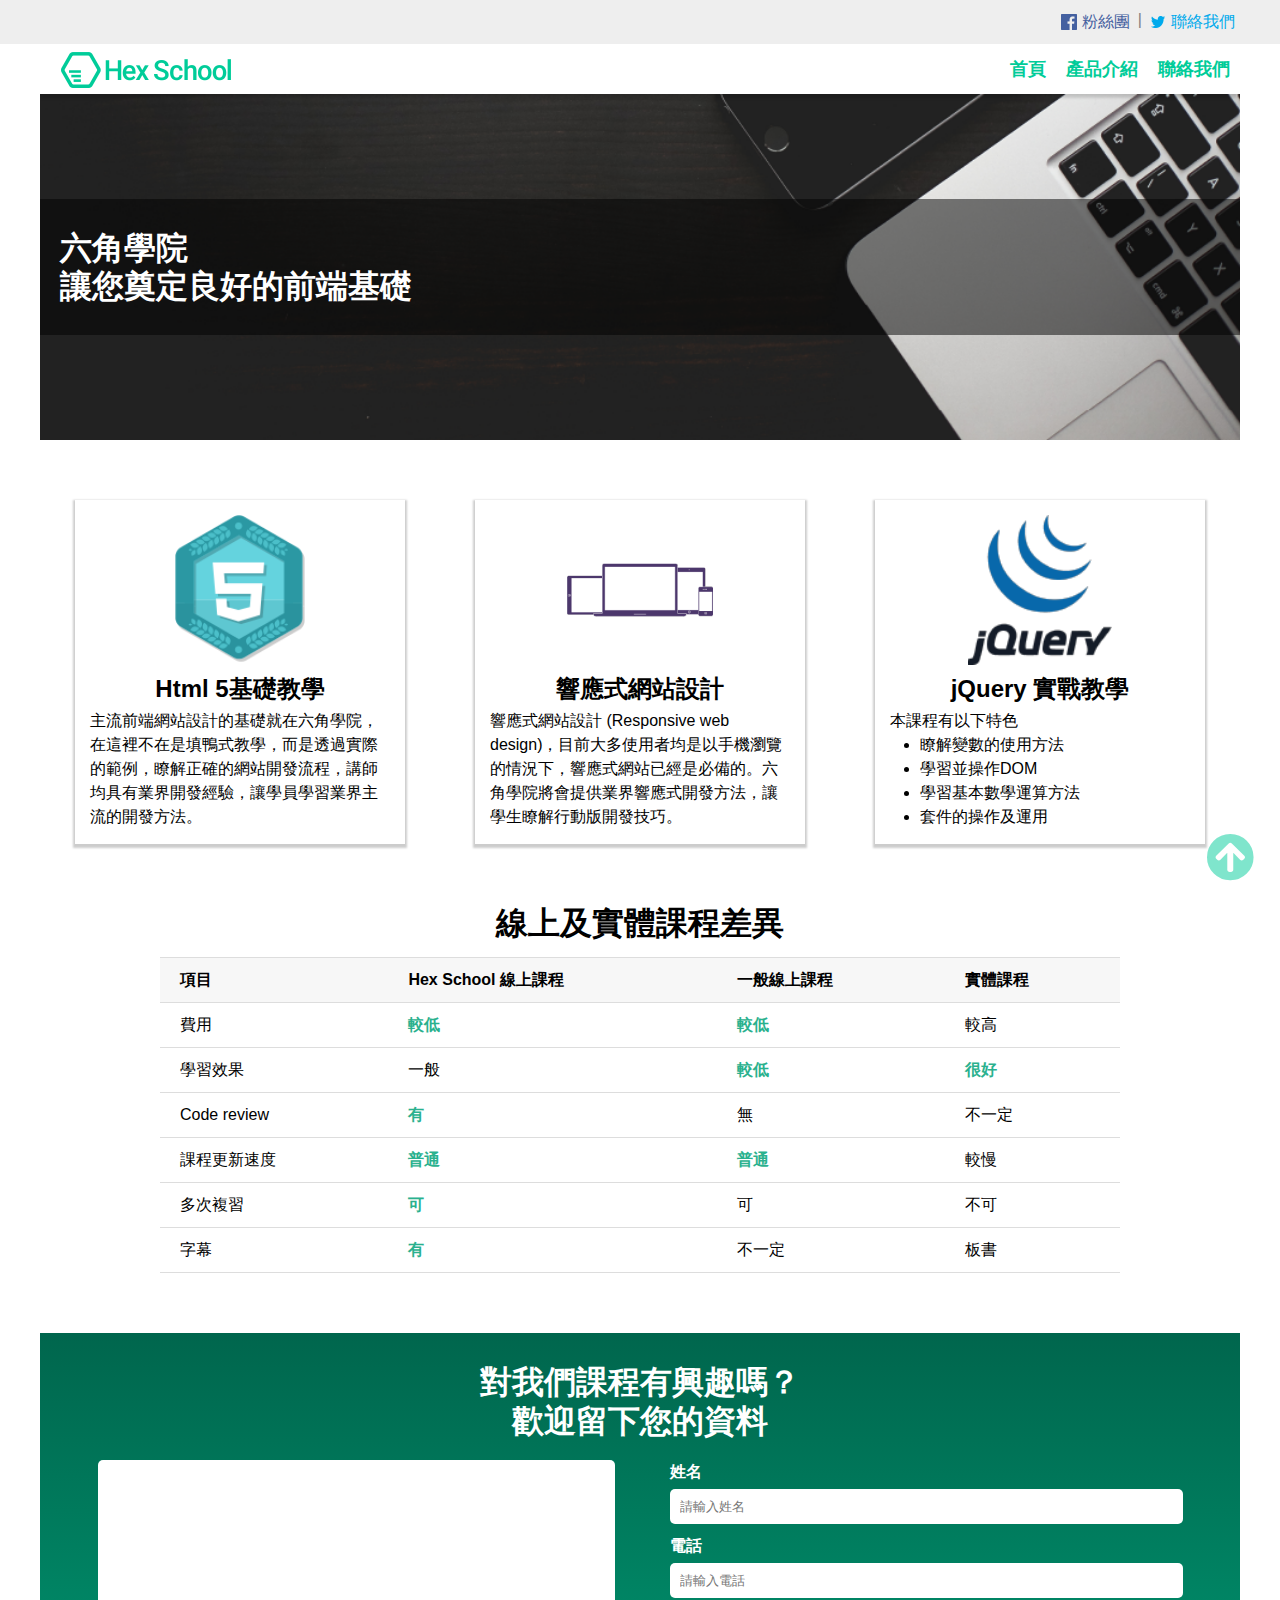
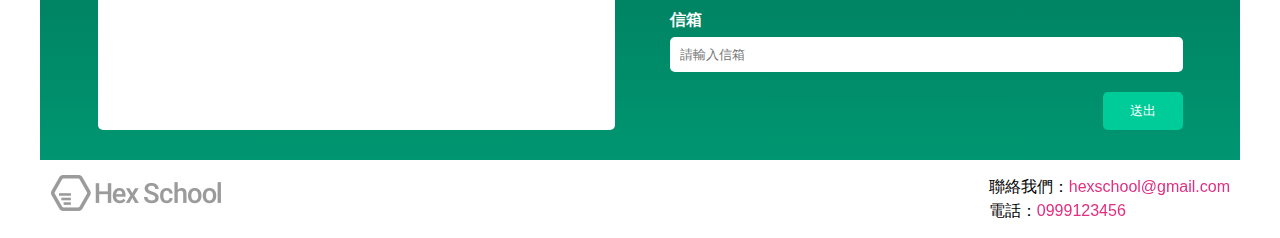
<file: HTML course final/index.html>
<!DOCTYPE html>
<html lang="en">

<head>
    <meta charset="UTF-8">
    <meta name="viewport" content="width=device-width, initial-scale=1.0">
    <title>HTML 最終作業</title>

    <link rel="shortcut icon" href="./img/favicon.png">
    <meta name='description' content='HTML 最終作業' />

    <meta property="og:title" content="HTML 最終作業" />
    <meta property="og:description" content="HTML 最終作業">
    <meta property="og:type" content="website" />
    <meta property="og:url" content="FB上的網址" />
    <meta property="og:image" content="FB的圖片" />

    <meta http-equiv="X-UA-Compatible" content="IE=Edge" />
    <link rel="stylesheet" href="https://cdnjs.cloudflare.com/ajax/libs/font-awesome/5.14.0/css/all.min.css">
    <link rel="stylesheet" href="./stylesheet/all.css">
</head>

<body>
    <a href="#" class="goTop"><i class="fas fa-arrow-circle-up fa-3x"></i></a>
    <nav class="socialMedia">
        <ul class="container">
            <li><a href="#" class="fb"><img src="./img/facebookIcon.png" alt="facebookIcon">粉絲團</a></li>
            <li><a href="#" class="twitter"><img src="./img/twitterIcon.png" alt="twitterIcon">聯絡我們</a></li>
        </ul>
    </nav>
    <div class="container">
        <header class="header">
            <h1><a href="#" class="headerLogo">HexSchool</a></h1>
            <ul class="nav">
                <li>
                    <a href="#">首頁</a>
                </li>
                <li>
                    <a href="#Introduce">產品介紹</a>
                </li>
                <li>
                    <a href="#contactUs">聯絡我們</a>
                </li>
            </ul>
        </header>
        <div class="banner">
            <h2>六角學院 <br> 讓您奠定良好的前端基礎</h2>
        </div>
        <ul class="course" id="Introduce">
            <li class="courseItem">
                <img class="courseImg" src="./img/html.png" alt="HTMLPhoto">
                <h3>Html 5基礎教學</h3>
                <p>主流前端網站設計的基礎就在六角學院，在這裡不在是填鴨式教學，而是透過實際的範例，瞭解正確的網站開發流程，講師均具有業界開發經驗，讓學員學習業界主流的開發方法。</p>
            </li>
            <li class="courseItem">
                <img class="courseImg" src="./img/rwd.png" alt="RWDPhoto">
                <h3>響應式網站設計</h3>
                <p>響應式網站設計 (Responsive web design)，目前大多使用者均是以手機瀏覽的情況下，響應式網站已經是必備的。六角學院將會提供業界響應式開發方法，讓學生瞭解行動版開發技巧。</p>
            </li>
            <li class="courseItem">
                <img class="courseImg" src="./img/jQuery.png" alt="jQueryPhoto">
                <h3>jQuery 實戰教學</h3>
                <p>本課程有以下特色</p>
                <ol>
                    <li>瞭解變數的使用方法</li>
                    <li>學習並操作DOM</li>
                    <li>學習基本數學運算方法</li>
                    <li>套件的操作及運用</li>
                </ol>
            </li>
        </ul>
        <div class="compare">
            <h2>線上及實體課程差異</h2>
            <table>
                <tr>
                    <th>項目</th>
                    <th>Hex School 線上課程</th>
                    <th>一般線上課程</th>
                    <th>實體課程</th>
                </tr>
                <tr>
                    <td>費用</td>
                    <td class="highlight">較低</td>
                    <td class="highlight">較低</td>
                    <td>較高</td>
                </tr>
                <tr>
                    <td>學習效果</td>
                    <td>一般</td>
                    <td class="highlight">較低</td>
                    <td class="highlight">很好</td>
                </tr>
                <tr>
                    <td>Code review</td>
                    <td class="highlight">有</td>
                    <td>無</td>
                    <td>不一定</td>
                </tr>
                <tr>
                    <td>課程更新速度</td>
                    <td class="highlight">普通</td>
                    <td class="highlight">普通</td>
                    <td>較慢</td>
                </tr>
                <tr>
                    <td>多次複習</td>
                    <td class="highlight">可</td>
                    <td>可</td>
                    <td>不可</td>
                </tr>
                <tr>
                    <td>字幕</td>
                    <td class="highlight">有</td>
                    <td>不一定</td>
                    <td>板書</td>
                </tr>
            </table>
        </div>
        <div class="bgGreen" id="contactUs">
            <h2>對我們課程有興趣嗎？<br> 歡迎留下您的資料</h2>
            <form action="#" class="contact">
                <textarea name="message" id="message" class="contactMessage"></textarea>
                <div class="contactInfo">
                    <label for="name">姓名</label>
                    <input type="text" id="name" name="name" placeholder="請輸入姓名" value="">
                    <label for="phone">電話</label>
                    <input type="text" id="phone" name="phone" placeholder="請輸入電話" value="">
                    <label for="email">信箱</label>
                    <input type="text" id="email" name="email" placeholder="請輸入信箱" value="">
                    <button type="submit" name="button" class="btn">送出</button>
                </div>
            </form>
        </div>
        <footer class="footer">
            <a href="#" class="footerLogo">
                <img src="./img/footerLogo.png" alt="footerLogo">
            </a>
            <ul>
                <li>聯絡我們：<a href="mailto:hexschool@gmail.com">hexschool@gmail.com</a></li>
                <li>電話：<a href="tel:0999123456">0999123456</a></li>
            </ul>
        </footer>
    </div>
</body>

</html>
</file>
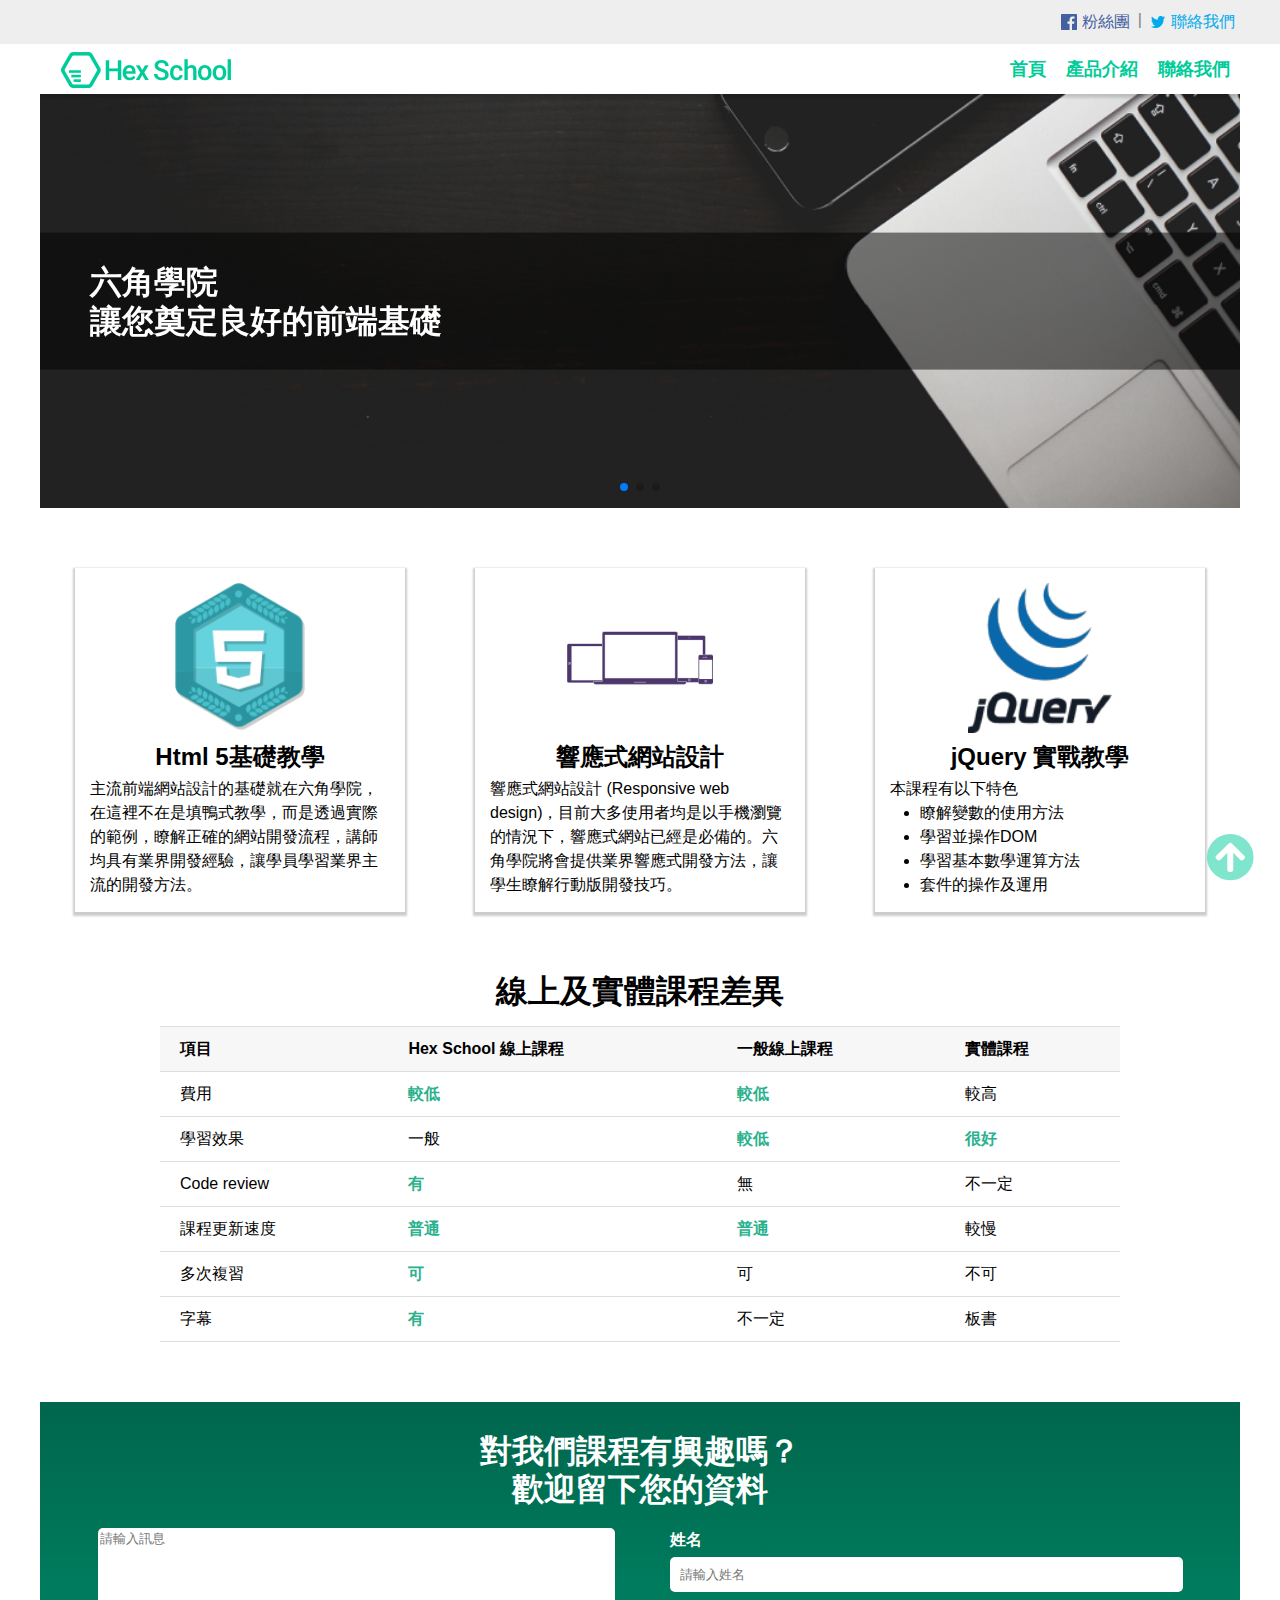
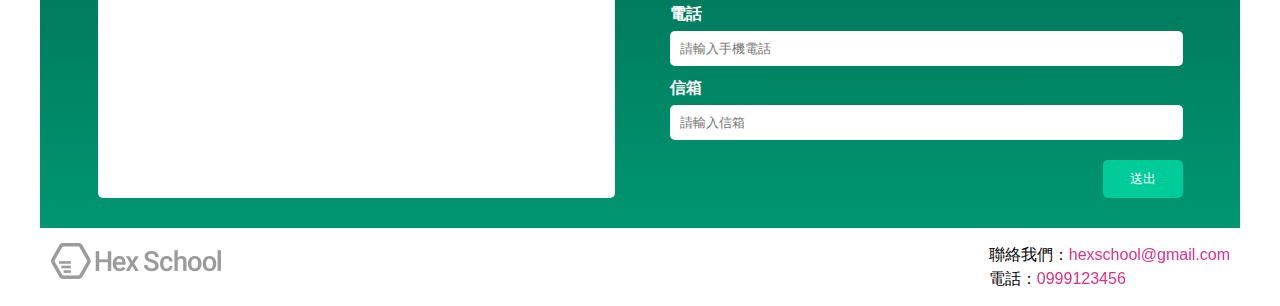
<file: jQuery course final/index.html>
<!DOCTYPE html>
<html lang="en">

<head>
    <meta charset="UTF-8">
    <meta name="viewport" content="width=device-width, initial-scale=1.0">
    <title>jQuery 最終作業</title>

    <link rel="shortcut icon" href="./img/favicon.png">
    <meta name='description' content='jQuery 最終作業' />

    <meta property="og:title" content="jQuery 最終作業" />
    <meta property="og:description" content="jQuery 最終作業">
    <meta property="og:type" content="website" />
    <meta property="og:url" content="FB上的網址" />
    <meta property="og:image" content="FB的圖片" />

    <meta http-equiv="X-UA-Compatible" content="IE=Edge" />
    <link rel="stylesheet" href="https://cdnjs.cloudflare.com/ajax/libs/font-awesome/5.14.0/css/all.min.css">
    <link rel="stylesheet" href="./stylesheet/lightbox.min.css">
    <link rel="stylesheet" href="./stylesheet/swiper-bundle.min.css">
    <link rel="stylesheet" href="./stylesheet/all.css">
</head>

<body>
    <a href="#" class="goTop"><i class="fas fa-arrow-circle-up fa-3x"></i></a>
    <nav class="socialMedia">
        <ul class="container d-flex">
            <li><a href="#" class="fb"><img src="./img/facebookIcon.png" alt="facebookIcon">粉絲團</a></li>
            <li><a href="#" class="twitter"><img src="./img/twitterIcon.png" alt="twitterIcon">聯絡我們</a></li>
        </ul>
    </nav>
    <div class="container">
        <header class="header d-flex">
            <h1><a href="#" class="headerLogo">HexSchool</a></h1>
            <ul class="menu d-flex">
                <li>
                    <a href="#">首頁</a>
                </li>
                <li>
                    <a href="#" class="dropdownBtn">產品介紹</a>
                    <ul class="dropdownList">
                        <li>
                            <a href="#">HTML</a>
                        </li>
                        <li>
                            <a href="#">jQuery</a>
                        </li>
                        <li>
                            <a href="#">RWD</a>
                        </li>
                    </ul>
                </li>
                <li>
                    <a href="#" class="dropdownBtn">聯絡我們</a>
                    <ul class="dropdownList">
                        <li>
                            <a href="#">服務據點</a>
                        </li>
                        <li>
                            <a href="#">數位客服</a>
                        </li>
                    </ul>
                </li>
            </ul>
        </header>
        <div class="banner">
            <h2>六角學院 <br> 讓您奠定良好的前端基礎</h2>
            <div class="swiper-container">
                <div class="swiper-wrapper">
                    <div class="swiper-slide">
                        <img src="./img/banner.png" alt="Banner">
                    </div>
                    <div class="swiper-slide">
                        <img src="./img/banner.png" alt="Banner">
                    </div>
                    <div class="swiper-slide">
                        <img src="./img/banner.png" alt="Banner">
                    </div>
                </div>

                <!-- Add Pagination -->
                <div class="swiper-pagination"></div>
            </div>
            <!-- Add Arrows -->
            <div class="swiper-button-next"></div>
            <div class="swiper-button-prev"></div>
        </div>
        <ul class="course d-flex">
            <li class="courseItem">
                <a href="./img/html.png" data-lightbox="image" data-title="HTML">
                    <img class="courseImg" src="./img/html.png" alt="HTMLPhoto">
                </a>
                <h3>Html 5基礎教學</h3>
                <p>主流前端網站設計的基礎就在六角學院，在這裡不在是填鴨式教學，而是透過實際的範例，瞭解正確的網站開發流程，講師均具有業界開發經驗，讓學員學習業界主流的開發方法。</p>
            </li>
            <li class="courseItem">
                <a href="./img/rwd.png" data-lightbox="image" data-title="RWD">
                    <img class="courseImg" src="./img/rwd.png" alt="RWDPhoto">
                </a>
                <h3>響應式網站設計</h3>
                <p>響應式網站設計 (Responsive web design)，目前大多使用者均是以手機瀏覽的情況下，響應式網站已經是必備的。六角學院將會提供業界響應式開發方法，讓學生瞭解行動版開發技巧。</p>
            </li>
            <li class="courseItem">
                <a href="./img/jQuery.png" data-lightbox="image" data-title="jQuery">
                    <img class="courseImg" src="./img/jQuery.png" alt="jQueryPhoto">
                </a>
                <h3>jQuery 實戰教學</h3>
                <p>本課程有以下特色</p>
                <ol>
                    <li>瞭解變數的使用方法</li>
                    <li>學習並操作DOM</li>
                    <li>學習基本數學運算方法</li>
                    <li>套件的操作及運用</li>
                </ol>
            </li>
        </ul>
        <div class="compare d-flex">
            <h2>線上及實體課程差異</h2>
            <table>
                <tr>
                    <th>項目</th>
                    <th>Hex School 線上課程</th>
                    <th>一般線上課程</th>
                    <th>實體課程</th>
                </tr>
                <tr>
                    <td>費用</td>
                    <td class="highlight">較低</td>
                    <td class="highlight">較低</td>
                    <td>較高</td>
                </tr>
                <tr>
                    <td>學習效果</td>
                    <td>一般</td>
                    <td class="highlight">較低</td>
                    <td class="highlight">很好</td>
                </tr>
                <tr>
                    <td>Code review</td>
                    <td class="highlight">有</td>
                    <td>無</td>
                    <td>不一定</td>
                </tr>
                <tr>
                    <td>課程更新速度</td>
                    <td class="highlight">普通</td>
                    <td class="highlight">普通</td>
                    <td>較慢</td>
                </tr>
                <tr>
                    <td>多次複習</td>
                    <td class="highlight">可</td>
                    <td>可</td>
                    <td>不可</td>
                </tr>
                <tr>
                    <td>字幕</td>
                    <td class="highlight">有</td>
                    <td>不一定</td>
                    <td>板書</td>
                </tr>
            </table>
        </div>
        <div class="bgGreen">
            <h2>對我們課程有興趣嗎？<br> 歡迎留下您的資料</h2>
            <form action="#" class="contact d-flex">
                <textarea name="message" id="message" class="contactMessage" placeholder="請輸入訊息"></textarea>
                <div class="contactInfo d-flex">
                    <label for="name">姓名</label>
                    <input type="text" id="name" name="name" placeholder="請輸入姓名" value="" required>
                    <label for="phone">電話</label>
                    <input type="tel" id="phone" name="phone" placeholder="請輸入手機電話" value="" pattern="[0-9]{10}" required>
                    <label for="email">信箱</label>
                    <input type="email" id="email" name="email" placeholder="請輸入信箱" value="" required>
                    <button type="submit" name="button" class="btn">送出</button>
                </div>
            </form>
        </div>
        <footer class="footer d-flex">
            <a href="#" class="footerLogo">
                <img src="./img/footerLogo.png" alt="footerLogo">
            </a>
            <ul>
                <li>聯絡我們：<a href="mailto:hexschool@gmail.com">hexschool@gmail.com</a></li>
                <li>電話：<a href="tel:0999123456">0999123456</a></li>
            </ul>
        </footer>
    </div>

    <script src="./js/jquery-3.5.1.min.js"></script>
    <script src="./js/lightbox.min.js"></script>
    <script src="./js/swiper-bundle.min.js"></script>
    <script src="./js/main.js"></script>
</body>

</html>
</file>
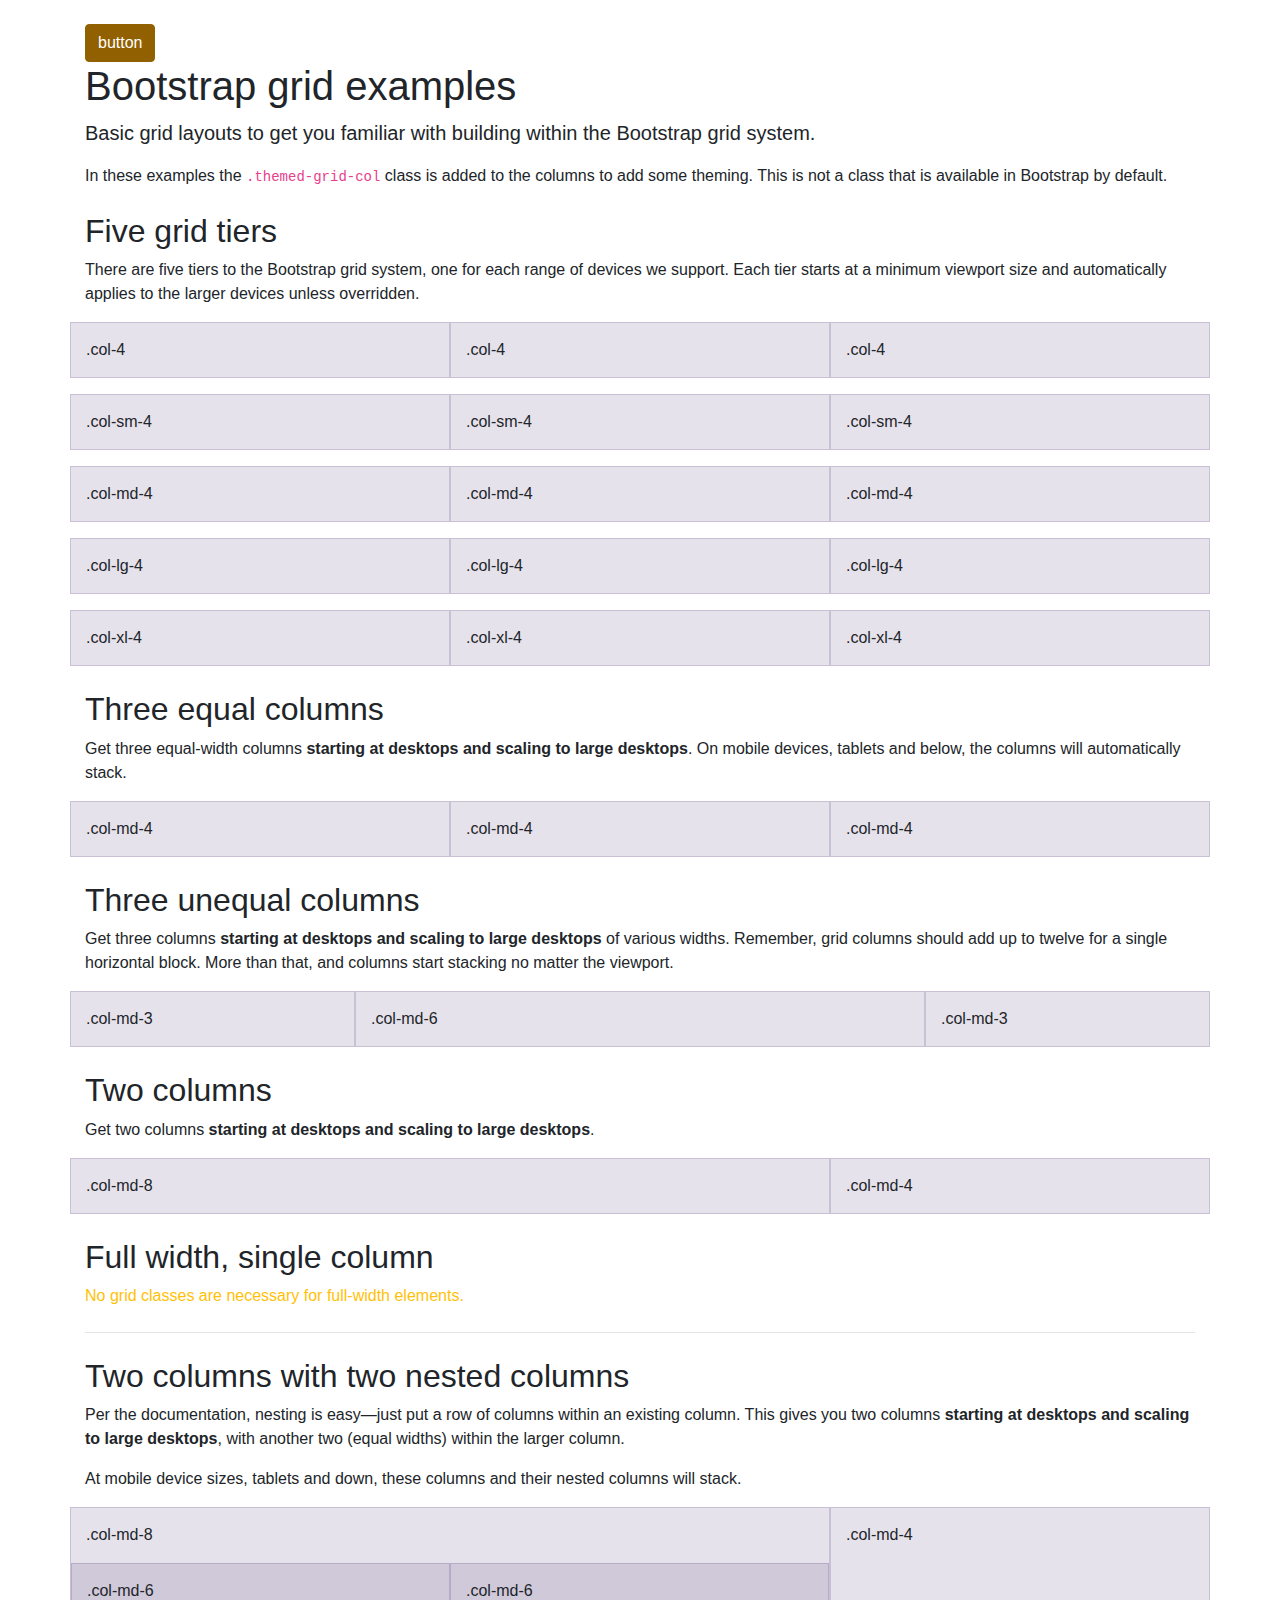
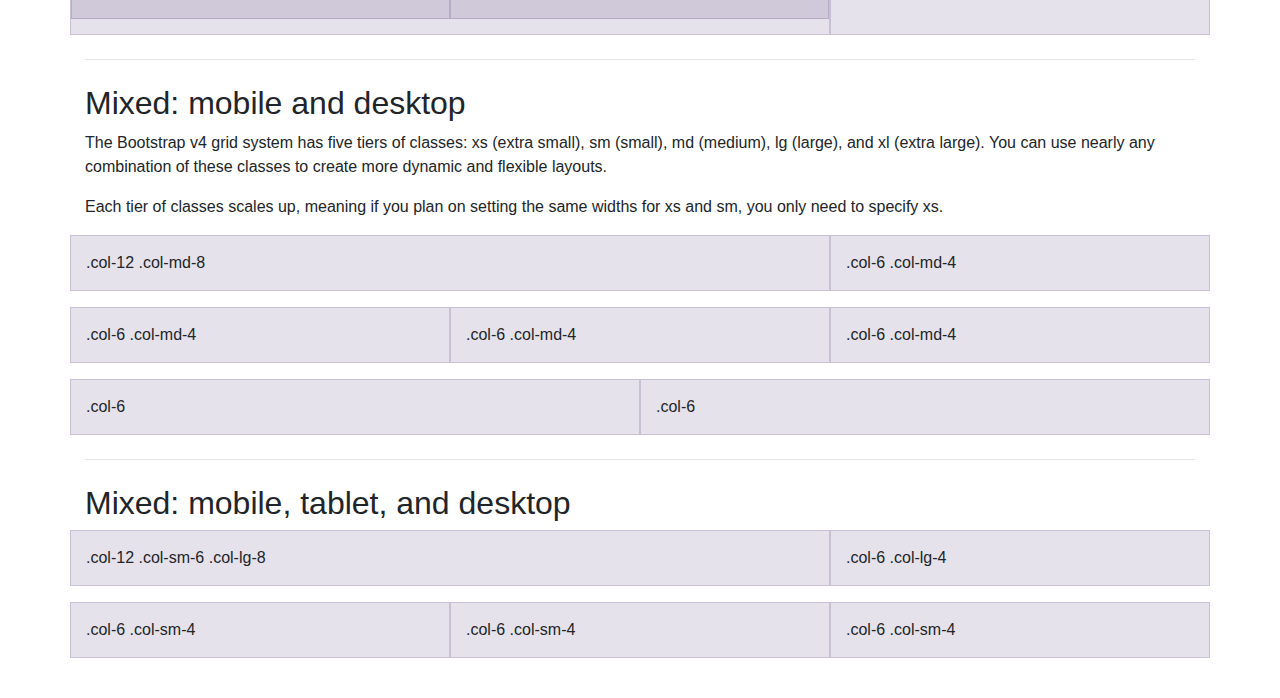
<file: week6/index.html>
<!DOCTYPE html>
<html lang="en">
<head>
    <meta charset="UTF-8">
    <meta name="viewport" content="width=device-width, initial-scale=1.0">
    <title>Bootstrap grid examples</title>
    <link rel="stylesheet" href="./stylesheets/css/all.css">
</head>
<body class="py-4">
    <div class="container">
        <div class="btn btn-primary">button</div>
        <h1>Bootstrap grid examples</h1>
        <p class="lead">Basic grid layouts to get you familiar with building within the Bootstrap grid system.</p>
        <p>In these examples the <code>.themed-grid-col</code> class is added to the columns to add some theming. This is
            not a class that is available in Bootstrap by default.</p>
    
        <h2 class="mt-4">Five grid tiers</h2>
        <p>There are five tiers to the Bootstrap grid system, one for each range of devices we support. Each tier starts at
            a minimum viewport size and automatically applies to the larger devices unless overridden.</p>
    
        <div class="row mb-3">
            <div class="col-4 themed-grid-col">.col-4</div>
            <div class="col-4 themed-grid-col">.col-4</div>
            <div class="col-4 themed-grid-col">.col-4</div>
        </div>
    
        <div class="row mb-3">
            <div class="col-sm-4 themed-grid-col">.col-sm-4</div>
            <div class="col-sm-4 themed-grid-col">.col-sm-4</div>
            <div class="col-sm-4 themed-grid-col">.col-sm-4</div>
        </div>
    
        <div class="row mb-3">
            <div class="col-md-4 themed-grid-col">.col-md-4</div>
            <div class="col-md-4 themed-grid-col">.col-md-4</div>
            <div class="col-md-4 themed-grid-col">.col-md-4</div>
        </div>
    
        <div class="row mb-3">
            <div class="col-lg-4 themed-grid-col">.col-lg-4</div>
            <div class="col-lg-4 themed-grid-col">.col-lg-4</div>
            <div class="col-lg-4 themed-grid-col">.col-lg-4</div>
        </div>
    
        <div class="row mb-3">
            <div class="col-xl-4 themed-grid-col">.col-xl-4</div>
            <div class="col-xl-4 themed-grid-col">.col-xl-4</div>
            <div class="col-xl-4 themed-grid-col">.col-xl-4</div>
        </div>
    
        <h2 class="mt-4">Three equal columns</h2>
        <p>Get three equal-width columns <strong>starting at desktops and scaling to large desktops</strong>. On mobile
            devices, tablets and below, the columns will automatically stack.</p>
        <div class="row mb-3">
            <div class="col-md-4 themed-grid-col">.col-md-4</div>
            <div class="col-md-4 themed-grid-col">.col-md-4</div>
            <div class="col-md-4 themed-grid-col">.col-md-4</div>
        </div>
    
        <h2 class="mt-4">Three unequal columns</h2>
        <p>Get three columns <strong>starting at desktops and scaling to large desktops</strong> of various widths.
            Remember, grid columns should add up to twelve for a single horizontal block. More than that, and columns start
            stacking no matter the viewport.</p>
        <div class="row mb-3">
            <div class="col-md-3 themed-grid-col">.col-md-3</div>
            <div class="col-md-6 themed-grid-col">.col-md-6</div>
            <div class="col-md-3 themed-grid-col">.col-md-3</div>
        </div>
    
        <h2 class="mt-4">Two columns</h2>
        <p>Get two columns <strong>starting at desktops and scaling to large desktops</strong>.</p>
        <div class="row mb-3">
            <div class="col-md-8 themed-grid-col">.col-md-8</div>
            <div class="col-md-4 themed-grid-col">.col-md-4</div>
        </div>
    
        <h2 class="mt-4">Full width, single column</h2>
        <p class="text-warning">
            No grid classes are necessary for full-width elements.
        </p>
    
        <hr class="my-4">
    
        <h2 class="mt-4">Two columns with two nested columns</h2>
        <p>Per the documentation, nesting is easy—just put a row of columns within an existing column. This gives you two
            columns <strong>starting at desktops and scaling to large desktops</strong>, with another two (equal widths)
            within the larger column.</p>
        <p>At mobile device sizes, tablets and down, these columns and their nested columns will stack.</p>
        <div class="row mb-3">
            <div class="col-md-8 themed-grid-col">
                <div class="pb-3">
                    .col-md-8
                </div>
                <div class="row">
                    <div class="col-md-6 themed-grid-col">.col-md-6</div>
                    <div class="col-md-6 themed-grid-col">.col-md-6</div>
                </div>
            </div>
            <div class="col-md-4 themed-grid-col">.col-md-4</div>
        </div>
    
        <hr class="my-4">
    
        <h2 class="mt-4">Mixed: mobile and desktop</h2>
        <p>The Bootstrap v4 grid system has five tiers of classes: xs (extra small), sm (small), md (medium), lg (large),
            and xl (extra large). You can use nearly any combination of these classes to create more dynamic and flexible
            layouts.</p>
        <p>Each tier of classes scales up, meaning if you plan on setting the same widths for xs and sm, you only need to
            specify xs.</p>
        <div class="row mb-3">
            <div class="col-12 col-md-8 themed-grid-col">.col-12 .col-md-8</div>
            <div class="col-6 col-md-4 themed-grid-col">.col-6 .col-md-4</div>
        </div>
        <div class="row mb-3">
            <div class="col-6 col-md-4 themed-grid-col">.col-6 .col-md-4</div>
            <div class="col-6 col-md-4 themed-grid-col">.col-6 .col-md-4</div>
            <div class="col-6 col-md-4 themed-grid-col">.col-6 .col-md-4</div>
        </div>
        <div class="row mb-3">
            <div class="col-6 themed-grid-col">.col-6</div>
            <div class="col-6 themed-grid-col">.col-6</div>
        </div>
    
        <hr class="my-4">
    
        <h2 class="mt-4">Mixed: mobile, tablet, and desktop</h2>
        <div class="row mb-3">
            <div class="col-12 col-sm-6 col-lg-8 themed-grid-col">.col-12 .col-sm-6 .col-lg-8</div>
            <div class="col-6 col-lg-4 themed-grid-col">.col-6 .col-lg-4</div>
        </div>
        <div class="row mb-3">
            <div class="col-6 col-sm-4 themed-grid-col">.col-6 .col-sm-4</div>
            <div class="col-6 col-sm-4 themed-grid-col">.col-6 .col-sm-4</div>
            <div class="col-6 col-sm-4 themed-grid-col">.col-6 .col-sm-4</div>
        </div>
    </div>
    <script src="./js/jquery-3.5.1.min.js"></script>
    <script src="./js/popper-1.16.1.min.js"></script>
    <script src="./js/bootstrap-4.5.2.js"></script>
</body>
</html>
</file>
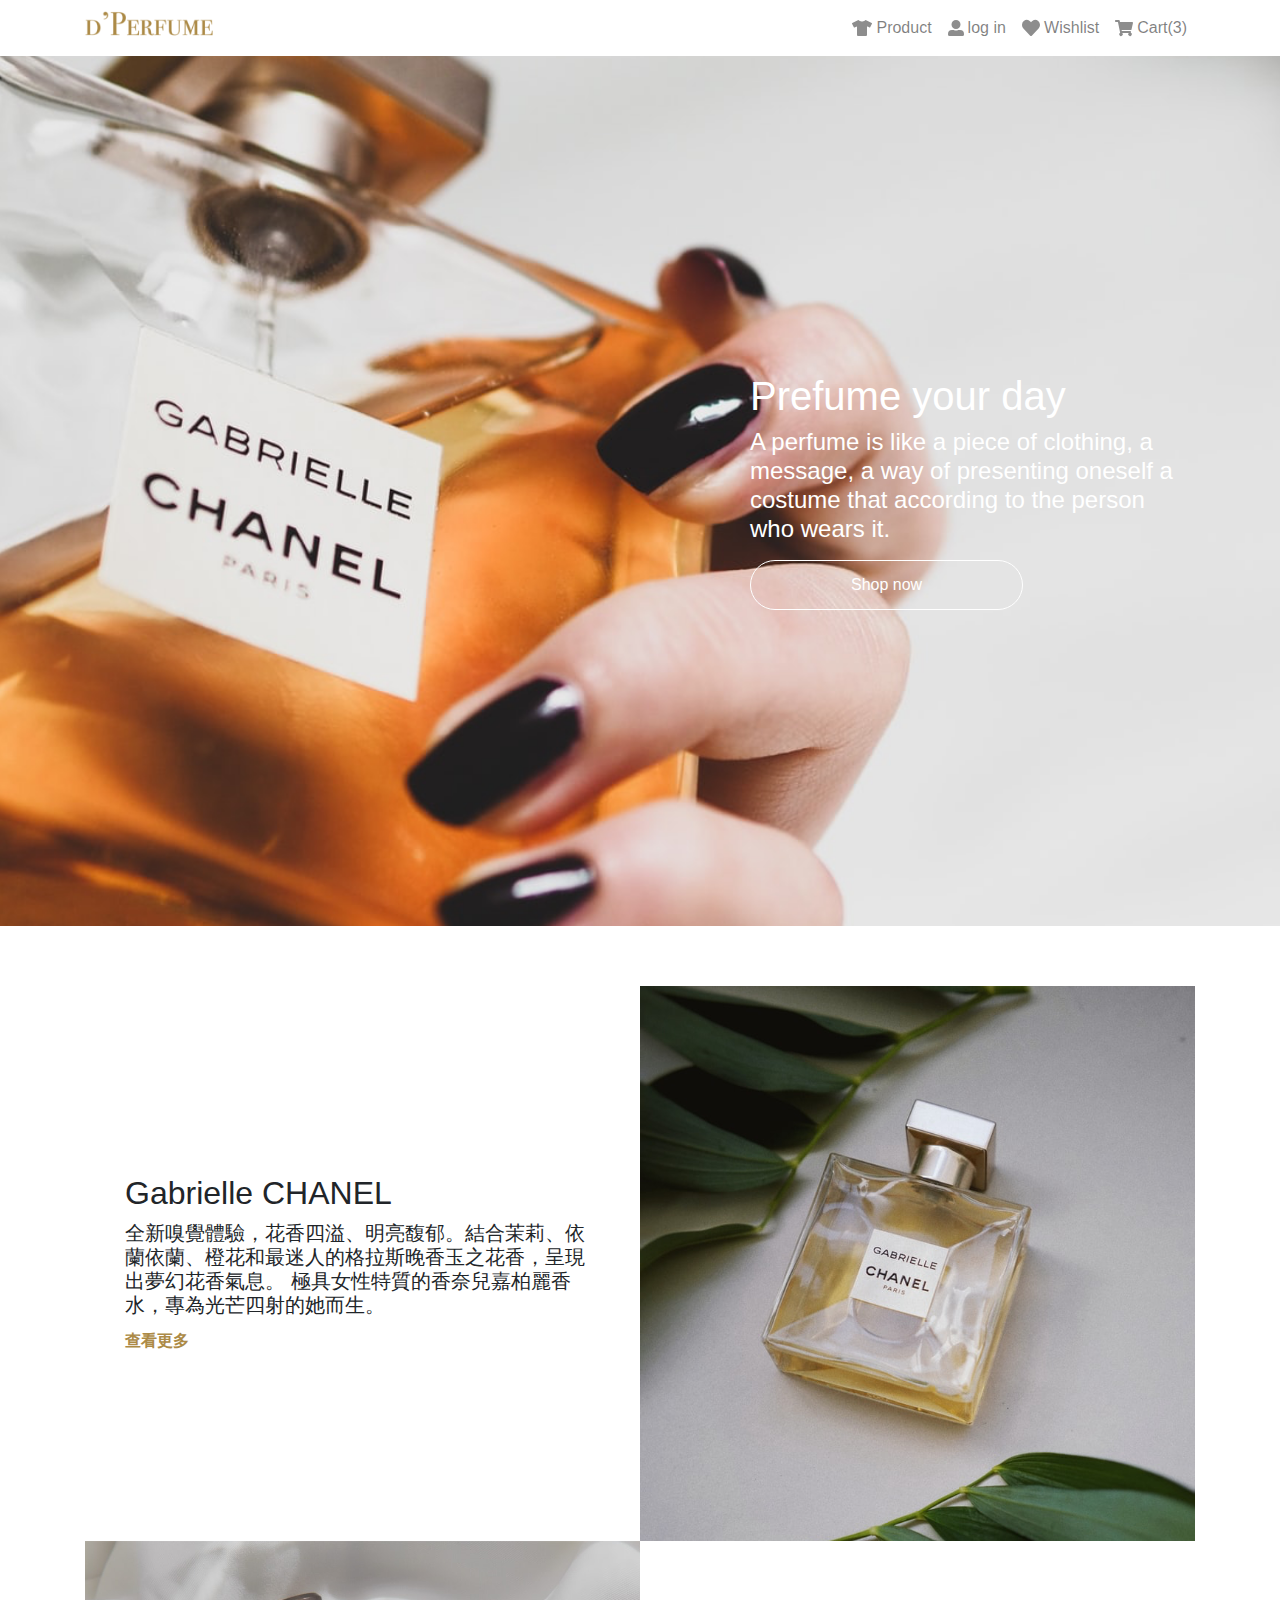
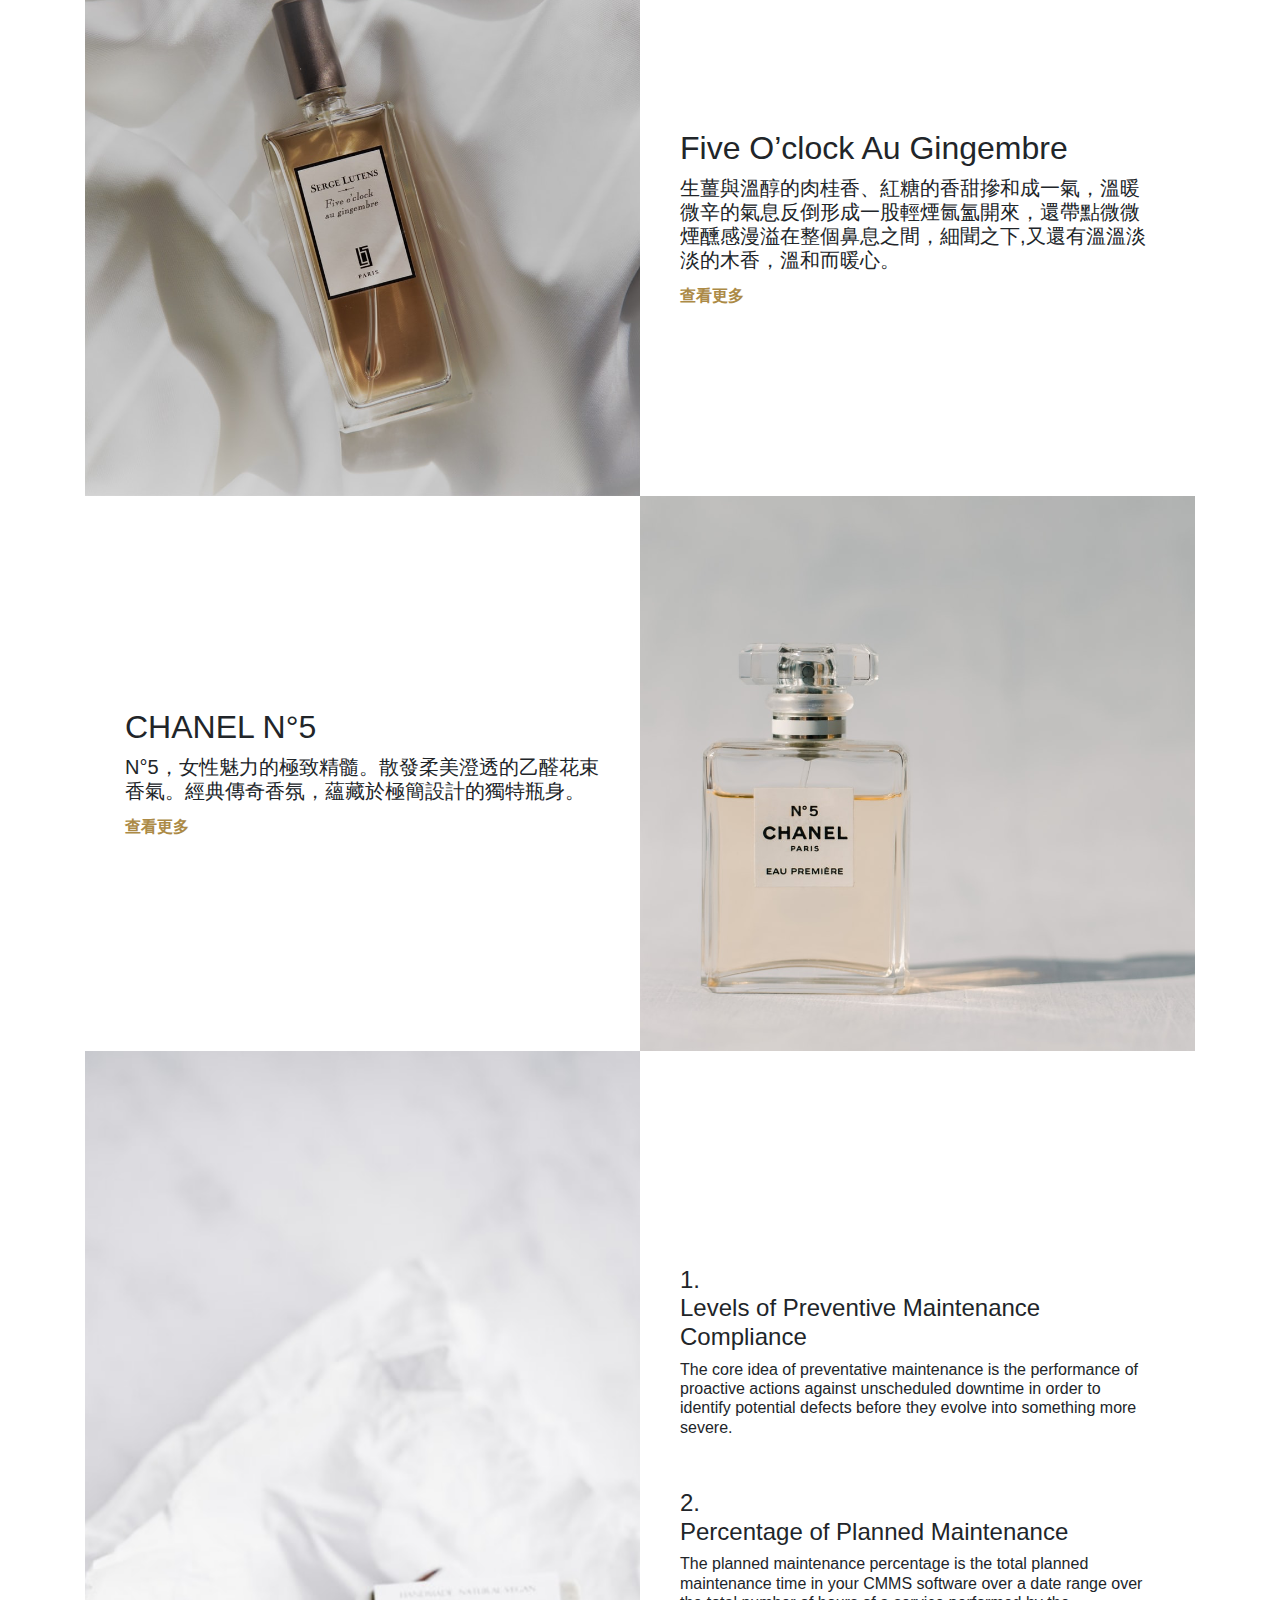
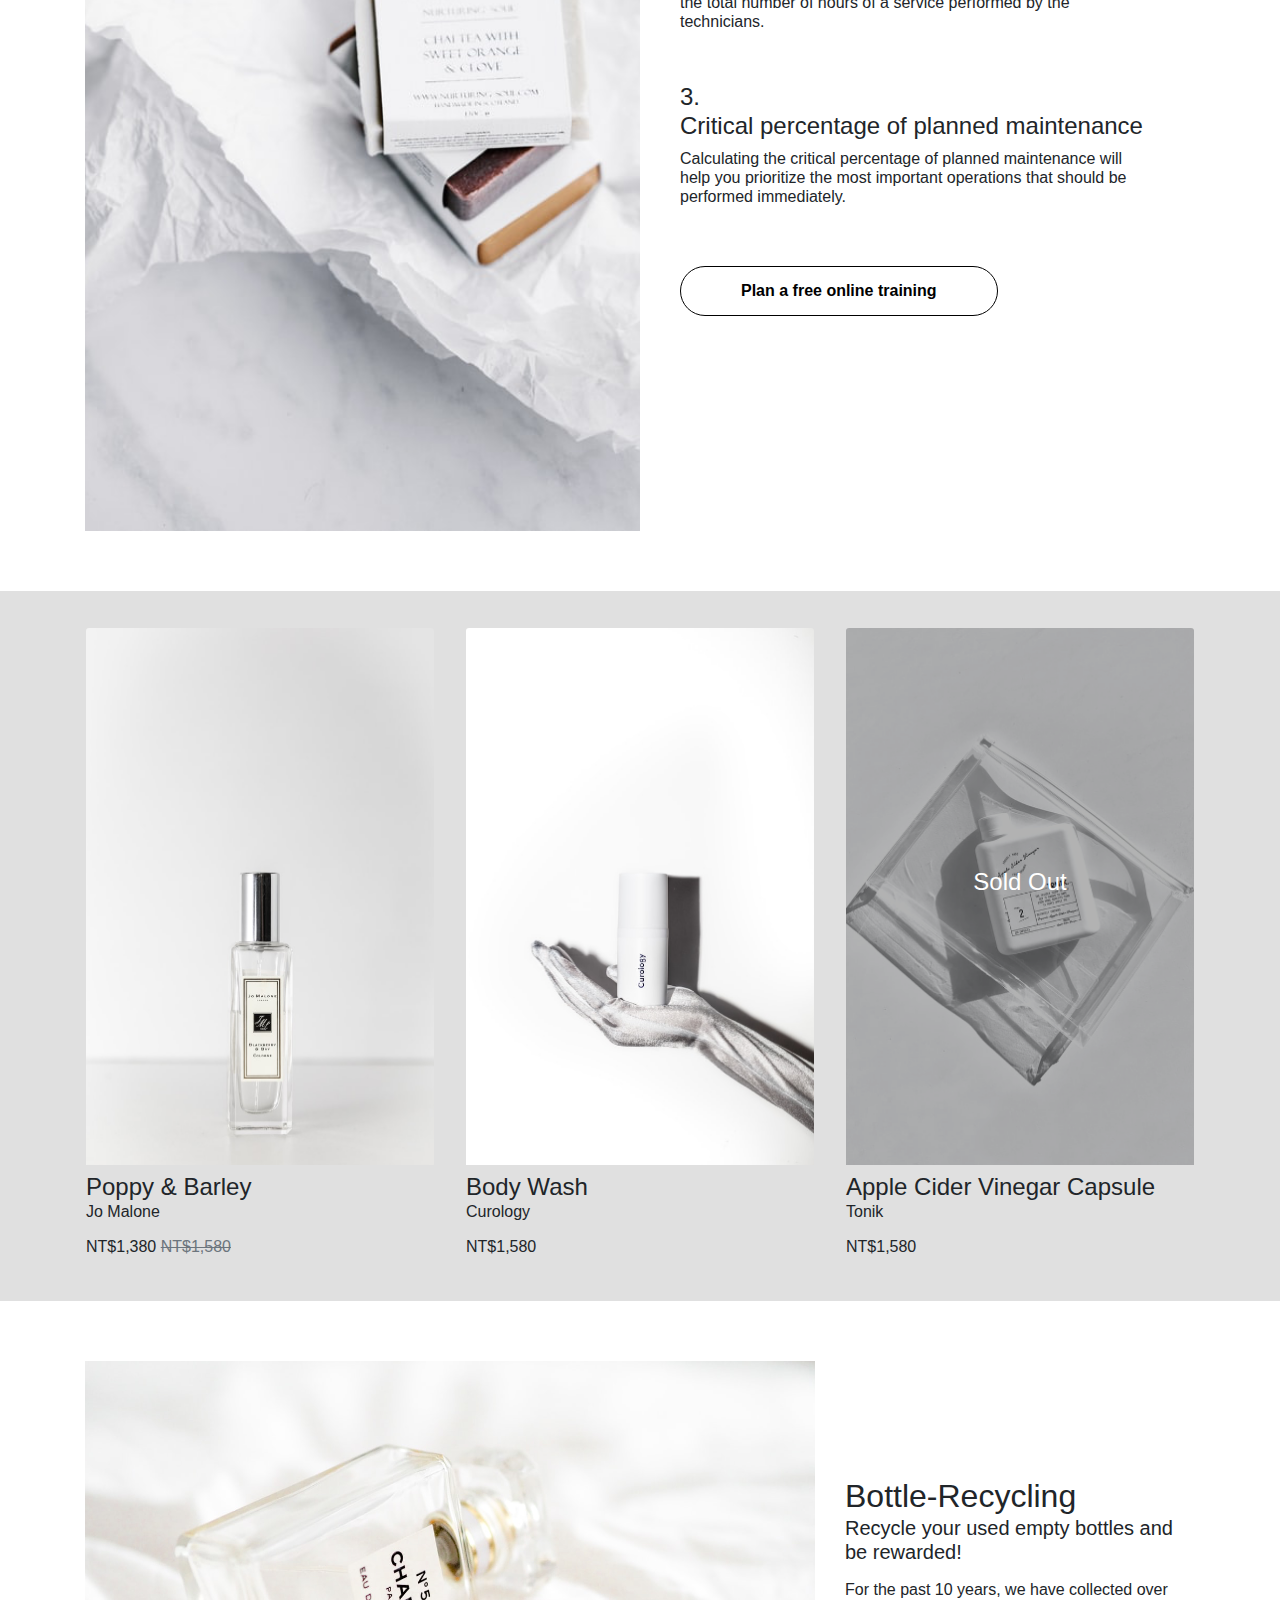
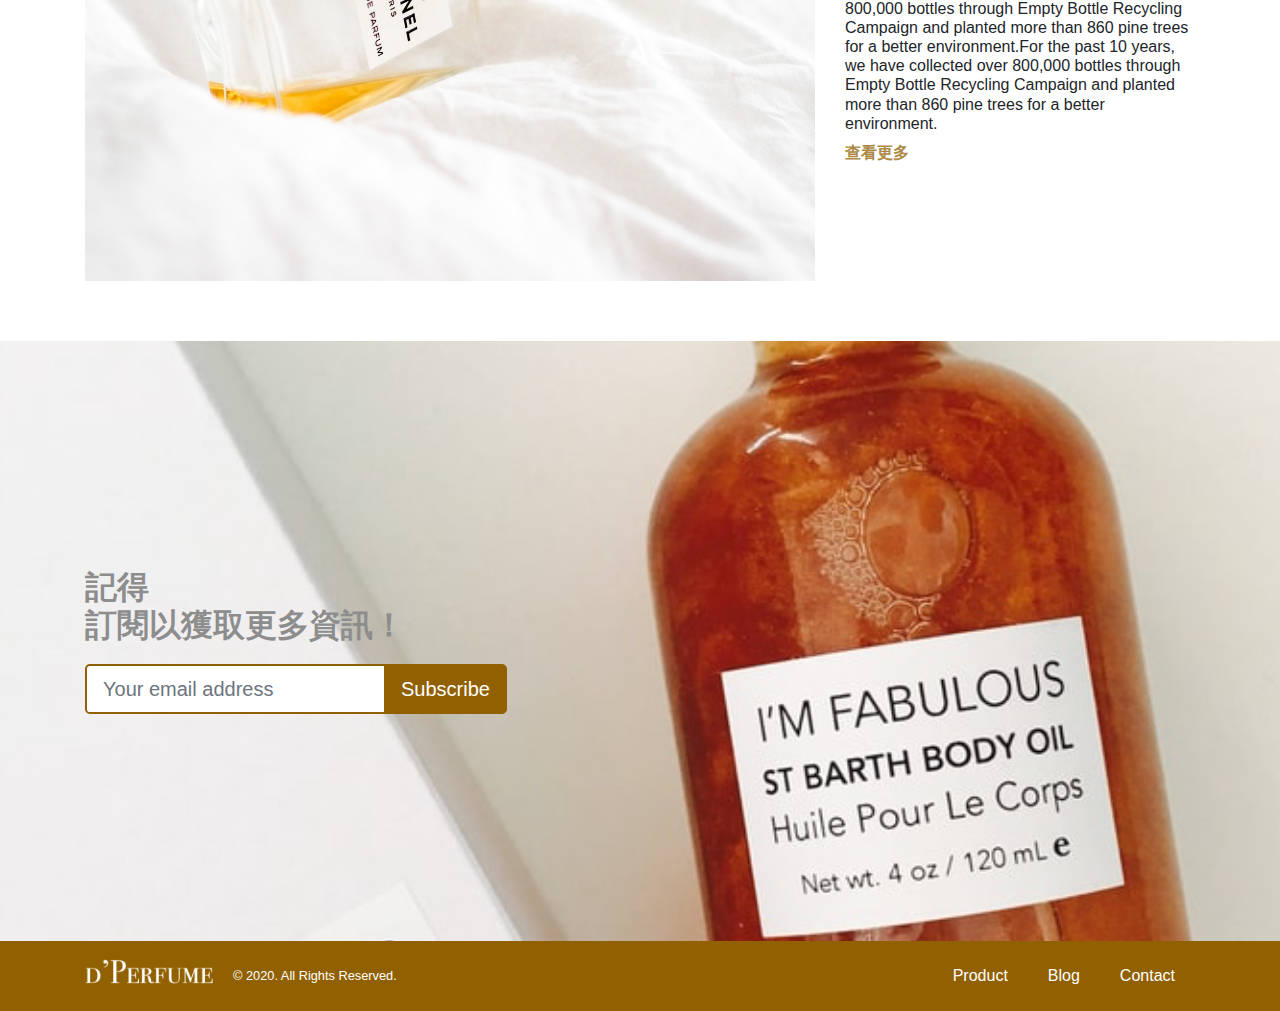
<file: week7/index.html>
<!DOCTYPE html>
<html lang="en">

<head>
    <meta charset="UTF-8">
    <meta name="viewport" content="width=device-width, initial-scale=1.0">
    <title>d’Perfume</title>
    <meta name='description' content='perfume web' />

    <meta property="og:locale" content="zh_TW" />
    <meta property="og:title" content="d’Perfume" />
    <meta property="og:description" content="perfume web">
    <meta property="og:type" content="website" />
    <meta property="og:url" content="https://yuakatl.github.io/HexSchool-Frontend-Class/week7/index.html" />
    <meta property="og:image" content="https://raw.githubusercontent.com/YuakaTL/HexSchool-Frontend-Class/master/week7/img/index/banner.png" />

    <link rel="stylesheet" href="./stylesheets/css/all.css">
</head>

<body>
    <div class="header">
        <div class="container">
            <nav class="navbar navbar-expand-md navbar-light p-0">
                <h1 class="navbar-brand">
                    <a href="index.html" class="logo logoHeader">d’Perfume</a>
                </h1>
                <div class="d-flex align-items-center justify-content-around">
                    <div class="mobileCart d-md-none position-relative mr-3">
                        <a href="#" class="btn border-none"><img src="./img/index/shopping-cart.svg" alt="Cart" class="d-block"></a>
                        <p class="text-white text-center bg-primaryDark">3</p>
                    </div>
                    <button class="navbar-toggler collapsed btn" type="button" data-toggle="collapse"
                        data-target="#navMenu" aria-controls="navMenu" aria-expanded="false"
                        aria-label="Toggle navigation">
                        <span class="navbar-toggler-icon"></span>
                    </button>
                </div>
                <div class="navbar-collapse collapse justify-content-end">
                    <ul class="navbar-nav align-items-center">
                        <li class="nav-item d-none d-md-block">
                            <a class="nav-link d-flex" href="products.html"><img src="./img/index/tshirt.svg"
                                    alt="Product" class="mr-1 d-block">Product</a>
                        </li>
                        <li class="nav-item d-none d-md-block">
                            <a class="nav-link d-flex" href="login.html"><img src="./img/index/user-alt.svg" alt="Login"
                                    class="mr-1 d-block">log in</a>
                        </li>
                        <li class="nav-item d-none d-md-block">
                            <a class="nav-link d-flex" href="#"><img src="./img/index/heart.svg" alt="Wishlist"
                                    class="mr-1 d-block">Wishlist</a>
                        </li>
                        <li class="nav-item d-none d-md-block">
                            <a class="nav-link d-flex" href="#"><img src="./img/index/shopping-cart.svg" alt="Cart"
                                    class="mr-1 d-block">Cart(3)</a>
                        </li>
                    </ul>
                </div>
            </nav>
        </div>
        <div class="navbar-collapse collapse justify-content-end" id="navMenu">
            <ul class="navbar-nav text-center">
                <li class="nav-item py-4 d-md-none bg-navDark border-bottom border-white">
                    <a class="nav-link text-white" href="products.html">Product</a>
                </li>
                <li class="nav-item py-4 d-md-none bg-navDark border-bottom border-white">
                    <a class="nav-link text-white" href="#">Wishlist</a>
                </li>
                <li class="nav-item py-4 d-md-none bg-navDark border-bottom border-white">
                    <a class="nav-link text-white" href="#">Blog</a>
                </li>
                <li class="nav-item py-4 d-md-none bg-navDark border-bottom border-white">
                    <a class="nav-link text-white" href="#">Contact</a>
                </li>
                <li class="nav-item py-4 d-md-none bg-navDark">
                    <a class="nav-link text-white" href="login.html">Log in</a>
                </li>
            </ul>
        </div>
    </div>

    <!-- 客製化區塊 Start -->
    <div class="banner d-flex">
        <div class="container d-flex">
            <div class="row text-white align-items-center">
                <div class="offset-md-7 col-md-5">
                    <h2 class="h1">Prefume your day</h2>
                    <h4 class="mb-4 font-weight-normal">A perfume is like a piece of clothing, a message, a way of
                        presenting
                        oneself a
                        costume that according to the person who
                        wears it.
                    </h4>
                    <a class="btn btn-outline-white text-white rounded-pill py-3 px-100" href="products.html" role="button">Shop now</a>
                </div>
            </div>
        </div>
    </div>
    <div class="container mt-40 mt-md-60">
        <div class="row no-gutters align-items-center flex-row-reverse">
            <img class="col-12 col-md-6 col-lg-6 img-fluid" src="./img/index/product1.png" alt="">
            <div class="col-12 col-md-6 pt-2 pb-7 py-md-0 px-md-40">
                <div>
                    <h2>Gabrielle CHANEL</h2>
                    <h5 class="mb-3 font-weight-normal">全新嗅覺體驗，花香四溢、明亮馥郁。結合茉莉、依蘭依蘭、橙花和最迷人的格拉斯晚香玉之花香，呈現出夢幻花香氣息。
                        極具女性特質的香奈兒嘉柏麗香水，專為光芒四射的她而生。</h5>
                    <a href="#" class="text-primary font-weight-bold mt-2 mt-md-4">查看更多</a>
                </div>
            </div>
        </div>

        <div class="row no-gutters align-items-center">
            <img class="col-12 col-md-6 img-fluid" src="./img/index/product2.png" alt="">
            <div class="col-12 col-md-6 pt-2 pb-7 py-md-0 px-md-40">
                <h2>Five O’clock Au Gingembre</h2>
                <h5 class="mb-3 font-weight-normal">
                    生薑與溫醇的肉桂香、紅糖的香甜摻和成一氣，溫暖微辛的氣息反倒形成一股輕煙氤氳開來，還帶點微微煙醺感漫溢在整個鼻息之間，細聞之下,又還有溫溫淡淡的木香，溫和而暖心。</h5>
                <a href="#" class="text-primary font-weight-bold mt-2 mt-md-4">查看更多</a>
            </div>
        </div>

        <div class="row no-gutters align-items-center flex-row-reverse">
            <img class="col-12 col-md-6 img-fluid" src="./img/index/product3.png" alt="">
            <div class="col-12 col-md-6 pt-2 pb-7 py-md-0 px-md-40">
                <h2>CHANEL N°5</h2>
                <h5 class="mb-3 font-weight-normal">N°5，女性魅力的極致精髓。散發柔美澄透的乙醛花束香氣。經典傳奇香氛，蘊藏於極簡設計的獨特瓶身。</h5>
                <a href="productInfo.html" class="text-primary font-weight-bold">查看更多</a>
            </div>
        </div>

        <div class="row no-gutters align-items-center">
            <div class="col-12 col-md-6 ">
                <img class="h-100 img-fluid" src="./img/index/product4.png" alt="">
            </div>
            <div class="col-12 col-md-6 pt-2 pb-7 py-md-0 px-md-40">
                <h4>1. <br> Levels of Preventive Maintenance Compliance</h4>
                <h6 class="mb-5 mb-md-9 font-weight-normal">The core idea of preventative maintenance is the performance
                    of proactive actions
                    against unscheduled downtime in order to identify potential defects before they evolve into
                    something more severe.</h6>
                <h4>2. <br> Percentage of Planned Maintenance</h4>
                <h6 class="mb-5 mb-md-9 font-weight-normal">The planned maintenance percentage is the total planned
                    maintenance time in your CMMS
                    software over a date range over the total number of hours of a service performed by the technicians.
                </h6>
                <h4>3. <br> Critical percentage of planned maintenance</h4>
                <h6 class="mb-5 mb-md-60 font-weight-normal">Calculating the critical percentage of planned maintenance
                    will help you prioritize the
                    most important operations that should be performed immediately.</h6>
                <button class="btn btn-outline-secondary font-weight-bold rounded-pill py-3 px-60">Plan a free online training</button>
            </div>
        </div>
    </div>
    <div class="bg-light mt-40 mt-md-60 py-40 py-md-7">
        <div class="container">
            <div class="row">
                <div class="col-12 col-md-4 bg-light card">
                    <img src="./img/index/product5.png" class="card-img-top img-fluid">
                    <div class="card-body mt-2">
                        <h4 class="card-title mb-0">Poppy & Barley</h4>
                        <h6 class="card-text font-weight-normal">Jo Malone</h6>
                        <h6 class="card-text font-weight-normal mt-4">NT$1,380 <del class="text-muted">NT$1,580</del>
                        </h6>
                    </div>
                </div>
                <div class="col-12 col-md-4 bg-light card mt-7 mt-md-0">
                    <img src="./img/index/product6.png" class="card-img-top img-fluid">
                    <div class="card-body mt-2">
                        <h4 class="card-title mb-0">Body Wash</h4>
                        <h6 class="card-text font-weight-normal">Curology</h6>
                        <h6 class="card-text font-weight-normal mt-4">NT$1,580</h6>
                    </div>
                </div>
                <div class="soldOut col-12 col-md-4 bg-light card mt-7 mt-md-0">
                    <img src="./img/index/product7.png" class="card-img-top img-fluid">
                    <div class="card-body mt-2">
                        <h4 class="card-title mb-0">Apple Cider Vinegar Capsule</h4>
                        <h6 class="card-text font-weight-normal">Tonik</h6>
                        <h6 class="card-text font-weight-normal mt-4">NT$1,580</h6>
                        <p class="card-text h4 text-white">Sold Out</p>
                    </div>
                </div>
            </div>
        </div>
    </div>
    <div class="container mt-40 mt-md-60">
        <div class="row align-items-center">
            <img class="col-12 col-lg-8 img-fluid" src="./img/index/product8.png" alt="">
            <div class="col-12 col-lg-4 mt-2 mt-lg-0">
                <h2 class="mb-0">Bottle-Recycling</h2>
                <h5 class="font-weight-normal">Recycle your used empty bottles and be rewarded!</h5>
                <h6 class="font-weight-normal mt-2 mt-lg-4">For the past 10 years, we have collected over 800,000 bottles through Empty Bottle Recycling Campaign and planted more
                than 860 pine trees for a better environment.For the past 10 years, we have collected over 800,000 bottles through Empty
                Bottle Recycling Campaign and planted more than 860 pine trees for a better environment.</h6>
                <a href="#" class="text-primary font-weight-bold mt-2 mt-lg-4">查看更多</a>
            </div>
        </div>
    </div>
    <!-- 客製化區塊 End -->

    <div class="footerbanner d-flex mt-40 mt-md-60">
        <div class="container d-flex">
            <div class="row align-items-center">
                <div class="col-12">
                    <h2 class="font-weight-bold text-dark">記得<br>訂閱以獲取更多資訊！</h2>
                    <div class="input-group input-group-lg mt-5">
                        <input type="text" class="form-control" placeholder="Your email address" aria-label="emailAddress"
                            aria-describedby="button-addon">
                        <div class="input-group-append">
                            <button class="btn btn-primaryDark" type="button" id="button-addon">Subscribe</button>
                        </div>
                    </div>
                </div>
            </div>
        </div>
    </div>
    <div class="footer bg-primaryDark">
        <div class="container py-3 d-flex flex-column flex-sm-row align-items-start align-items-sm-center justify-content-sm-between">
            <div class="d-flex align-items-center justify-content-between">
                <h1>
                    <a href="index.html" class="logo logoFooter">d’Perfume</a>
                </h1>
                <small class="text-white ml-5 d-none d-md-block">© 2020. All Rights Reserved.</small>
            </div>
            <small class="text-white d-block d-md-none">© 2020. All Rights Reserved.</small>
            <ul class="list-unstyled d-none d-md-flex mb-0">
                <li><a href="products.html" class="text-white p-5">Product</a></li>
                <li><a href="#" class="text-white p-5">Blog</a></li>
                <li><a href="#" class="text-white p-5">Contact</a></li>
            </ul>
        </div>
    </div>
    <script src="./js/jquery-3.5.1.min.js"></script>
    <script src="./js/popper-1.16.1.min.js"></script>
    <script src="./js/bootstrap-4.5.2.js"></script>
</body>

</html>
</file>
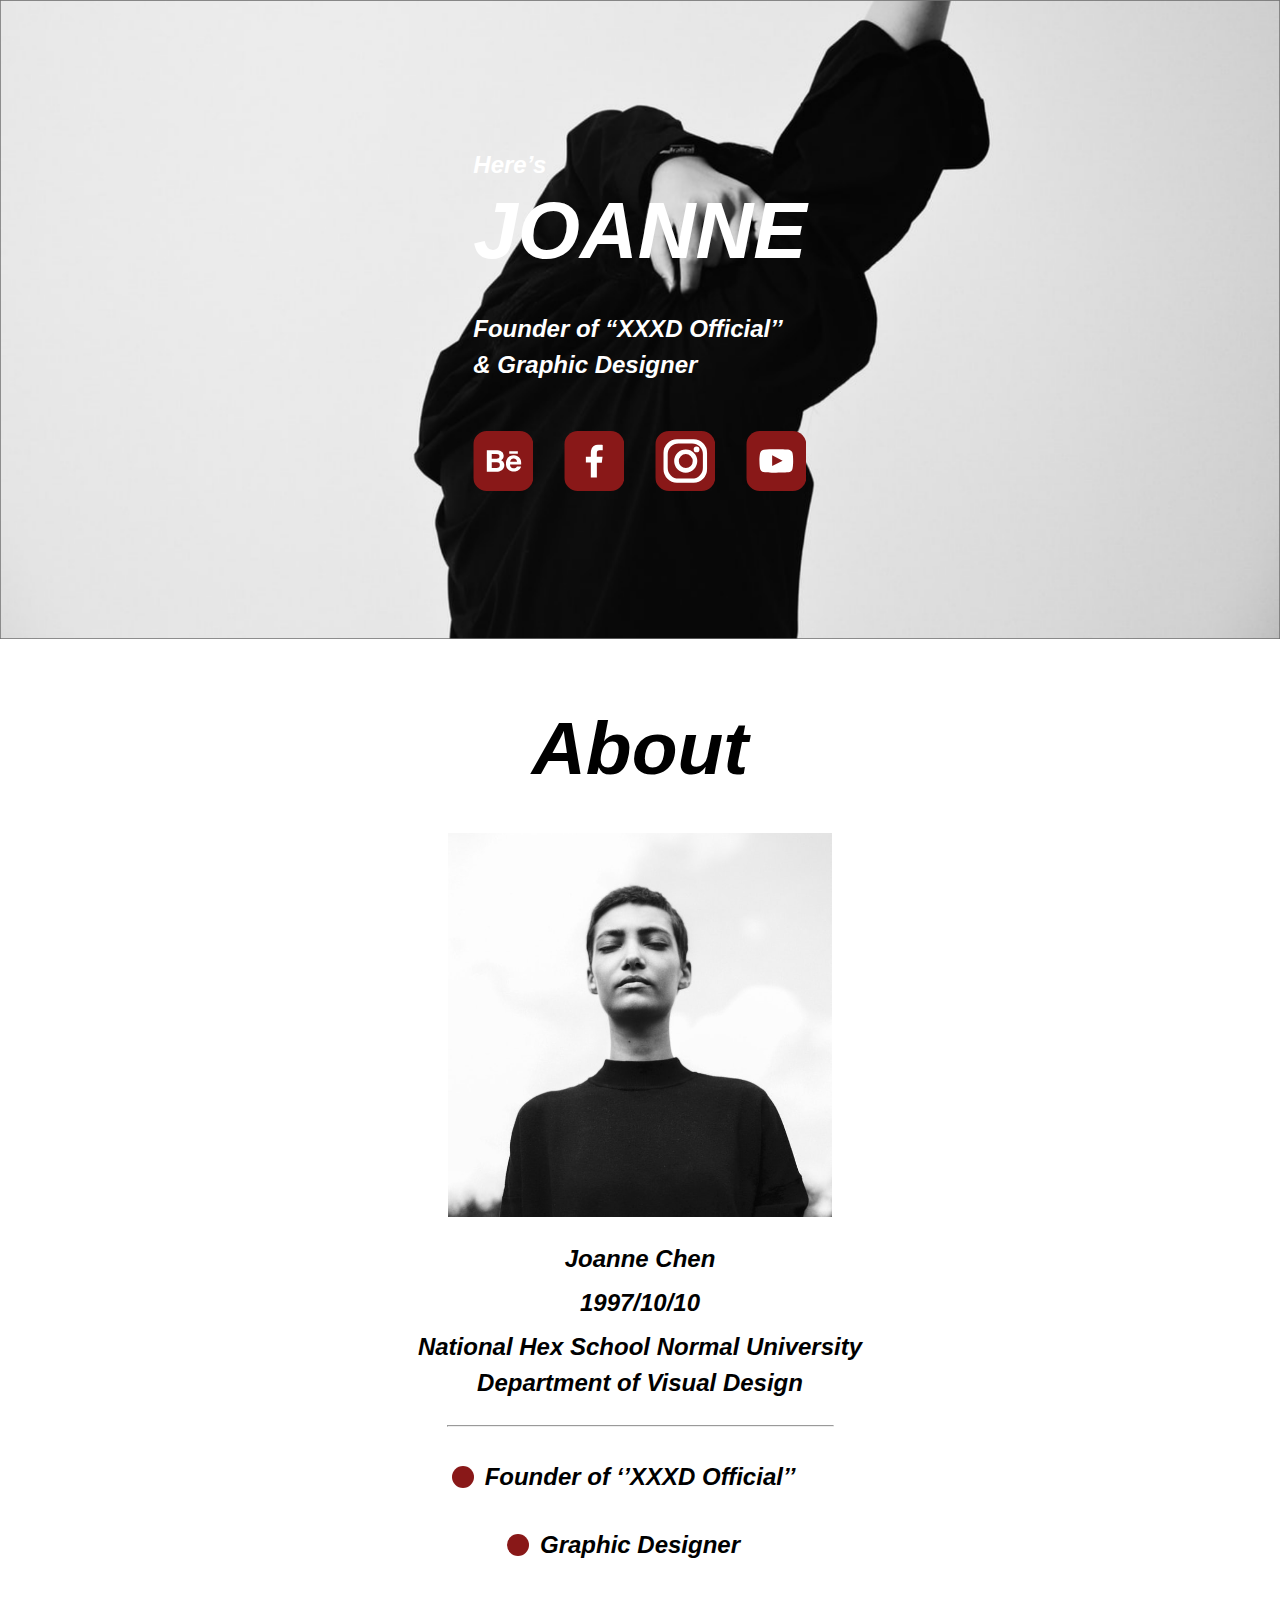
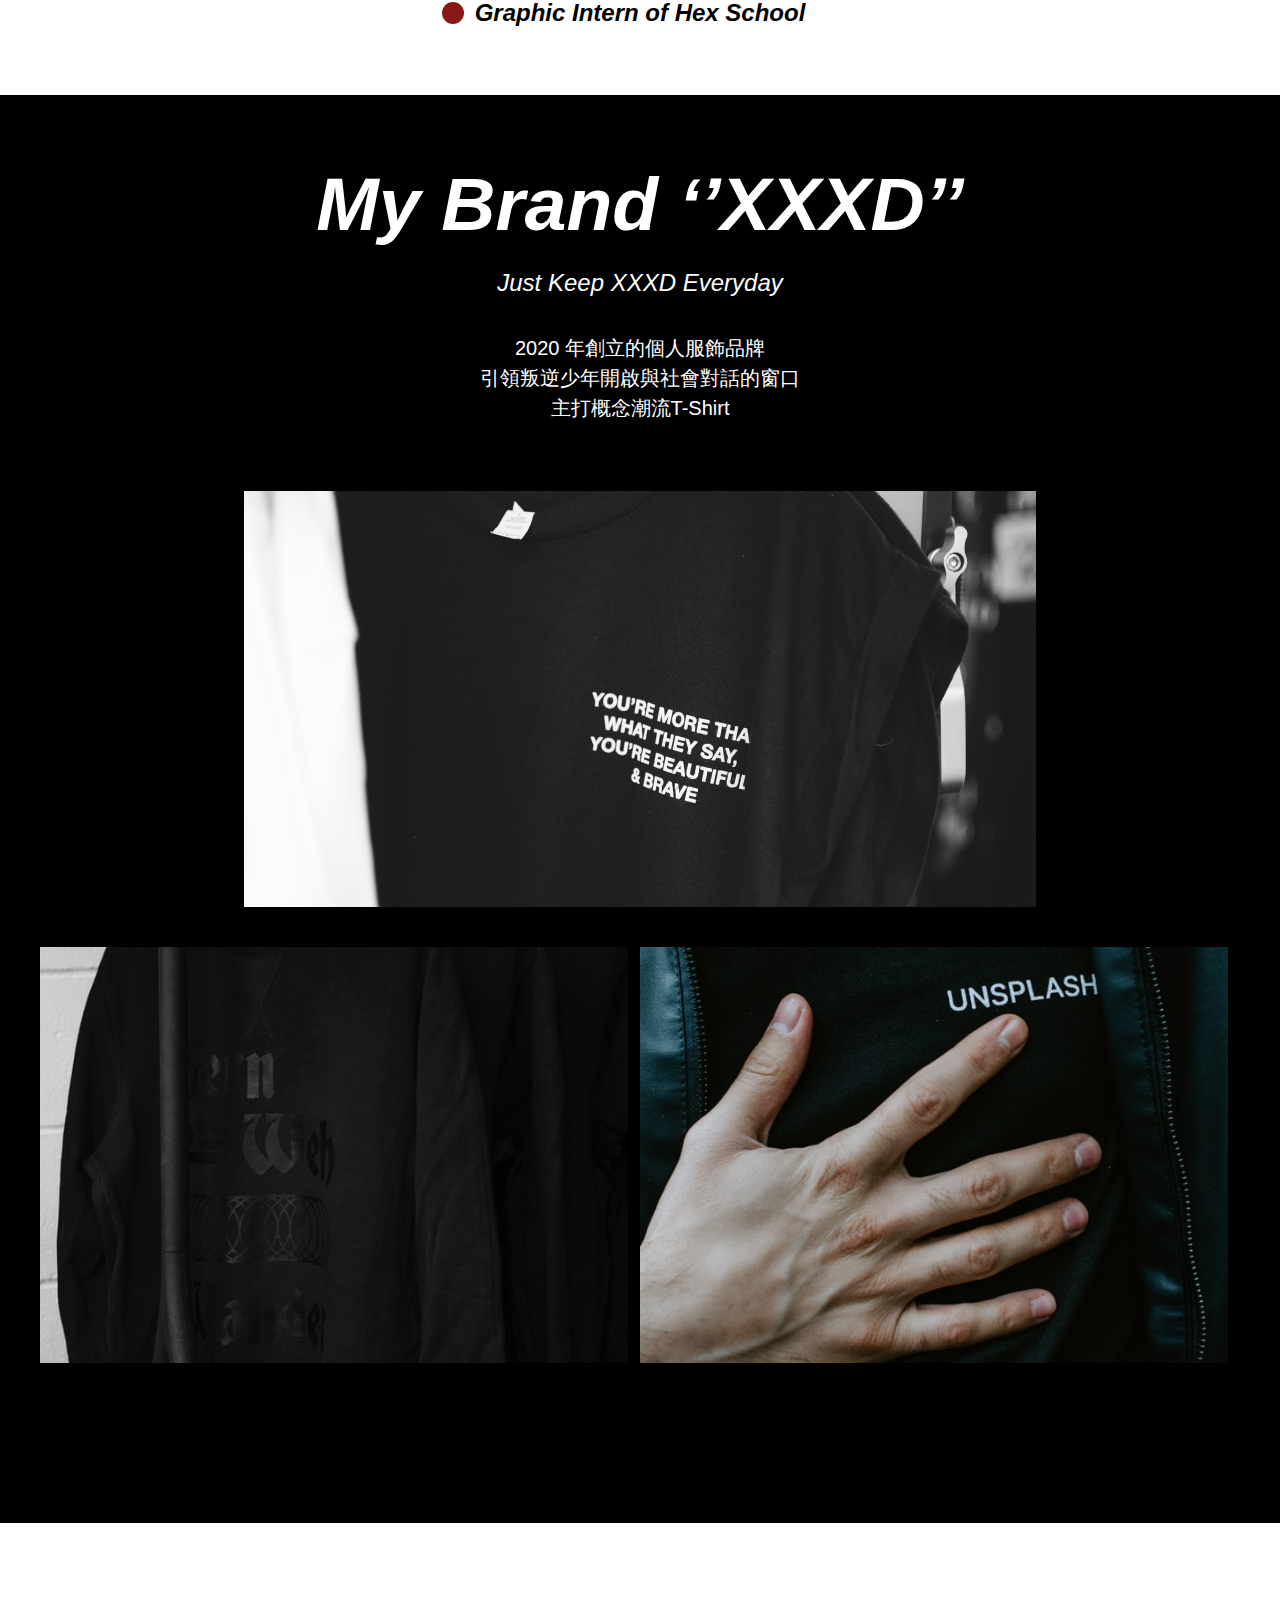
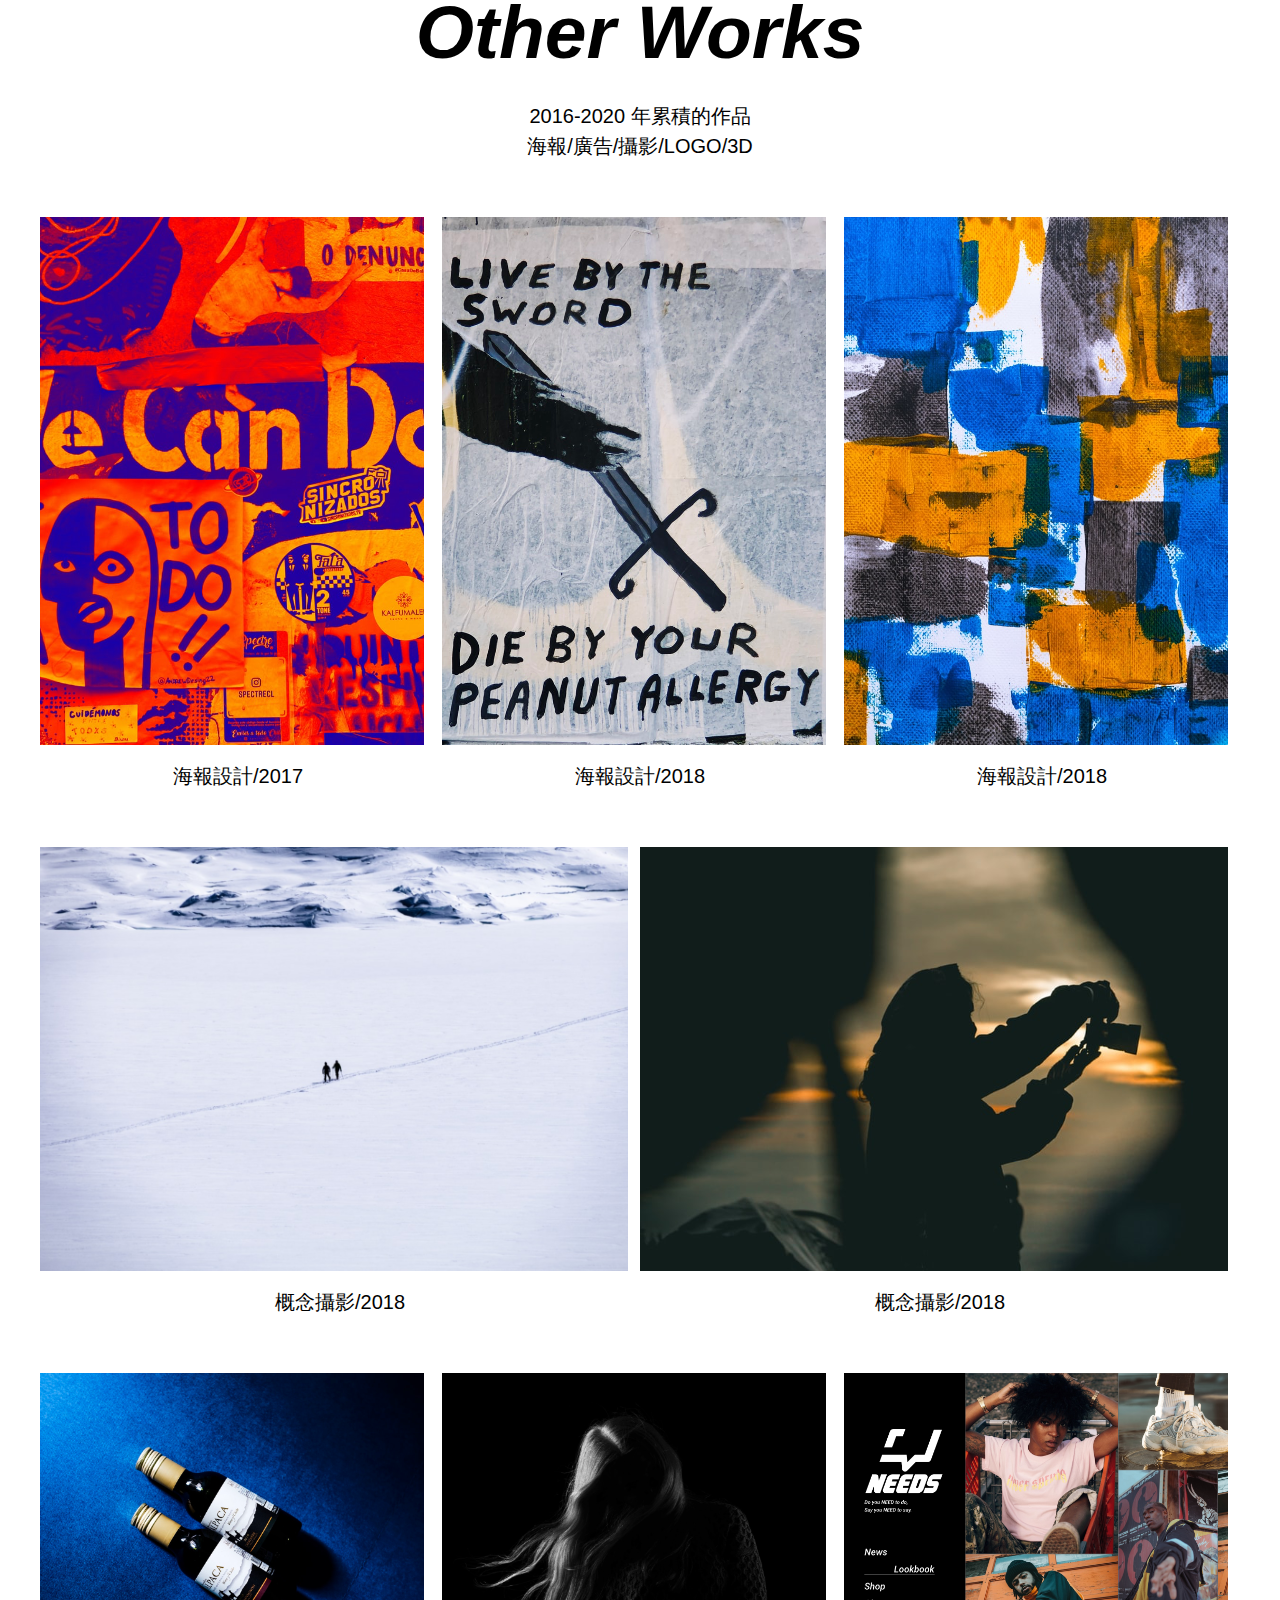
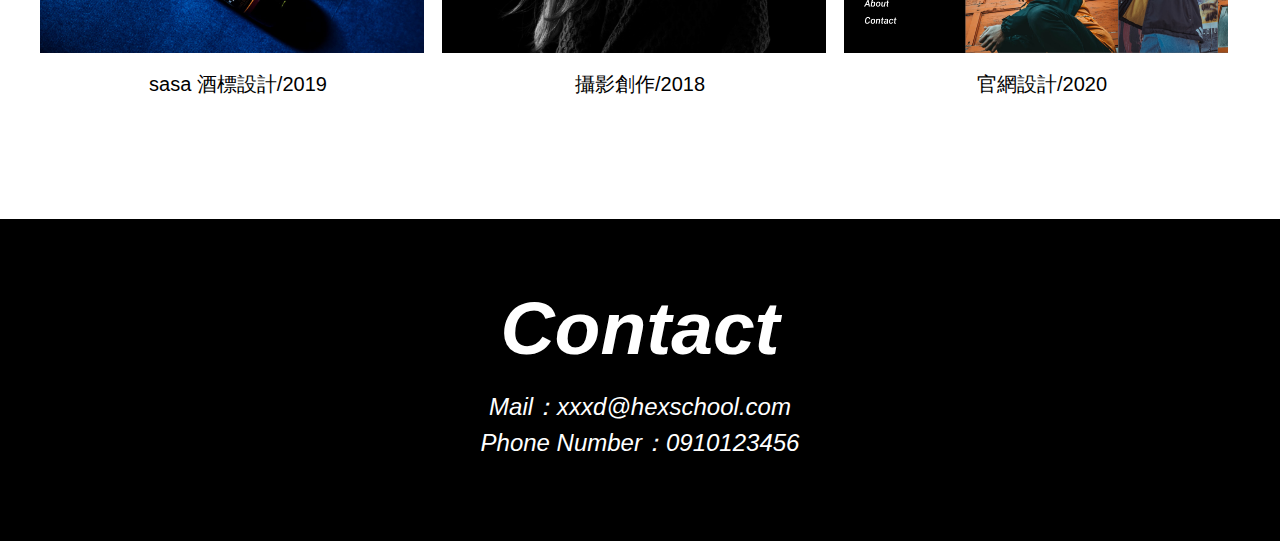
<file: Personal website practice/public/index.html>
<!DOCTYPE html>
<html lang="en">
  <head>
    <meta charset="UTF-8"/>
    <meta name="viewport" content="width=device-width, initial-scale=1.0"/>
    <link rel="stylesheet" href="../public/all.css"/>
    <title>個人網頁切版班2版</title>
  </head>
  <body>
    <div class="header"><img src="../img/bgc.png" alt="bgc"/>
      <div class="info">
        <p>Here’s</p>
        <h1>JOANNE</h1>
        <p class="subTitle">Founder of “XXXD Official’’<br/>& Graphic Designer</p>
        <ul>
          <li><a href="#"><img src="../img/be.svg" alt="be"/></a></li>
          <li><a href="#"><img src="../img/fb.svg" alt="fb"/></a></li>
          <li><a href="#"><img src="../img/ig.svg" alt="ig"/></a></li>
          <li><a href="#"><img src="../img/yt.svg" alt="yt"/></a></li>
        </ul>
      </div>
    </div>
    <div class="about">
      <h2 class="title">About</h2><img src="../img/person.png" alt="person"/>
      <ul>
        <li>Joanne Chen</li>
        <li>1997/10/10</li>
        <li>
           National Hex School Normal University<br/>Department of Visual Design</li>
      </ul>
      <hr/>
      <ul class="experience">
        <li>Founder of ‘’XXXD Official’’</li>
        <li>Graphic Designer</li>
        <li>Graphic Intern of Hex School</li>
      </ul>
    </div>
    <div class="brand">
      <h2 class="title">My Brand ‘’XXXD’’</h2>
      <p class="subTitle">Just Keep XXXD Everyday</p>
      <p class="content">2020 年創立的個人服飾品牌<br/>引領叛逆少年開啟與社會對話的窗口<br/>主打概念潮流T-Shirt</p>
      <div class="container">
        <ul>
          <li><img src="../img/photo-1.png" alt="photo"/></li>
          <li><img src="../img/photo-2.png" alt="photo"/></li>
          <li><img src="../img/photo-3.png" alt="photo"/></li>
        </ul>
      </div>
    </div>
    <div class="otherWork">
      <h2 class="title">Other Works</h2>
      <p class="content">2016-2020 年累積的作品<br/>海報/廣告/攝影/LOGO/3D</p>
      <div class="container">
        <ul>
          <li><img src="../img/other1.png" alt="photo"/>
            <p>海報設計/2017</p>
          </li>
          <li><img src="../img/other2.png" alt="photo"/>
            <p>海報設計/2018</p>
          </li>
          <li><img src="../img/other3.png" alt="photo"/>
            <p>海報設計/2018</p>
          </li>
          <li><img src="../img/other4.png" alt="photo"/>
            <p>概念攝影/2018</p>
          </li>
          <li><img src="../img/other5.png" alt="photo"/>
            <p>概念攝影/2018</p>
          </li>
          <li><img src="../img/other6.png" alt="photo"/>
            <p>sasa 酒標設計/2019</p>
          </li>
          <li><img src="../img/other7.png" alt="photo"/>
            <p>攝影創作/2018</p>
          </li>
          <li><img src="../img/other8.png" alt="photo"/>
            <p>官網設計/2020</p>
          </li>
        </ul>
      </div>
    </div>
    <div class="contact">
      <h2 class="title">Contact</h2>
      <ul class="subTitle">
        <li>Mail：<a href="mailto:xxxd@hexschool.com">xxxd@hexschool.com</a></li>
        <li>Phone Number：<a href="tel:+886910123456">0910123456</a></li>
      </ul>
    </div>
  </body>
</html>
</file>
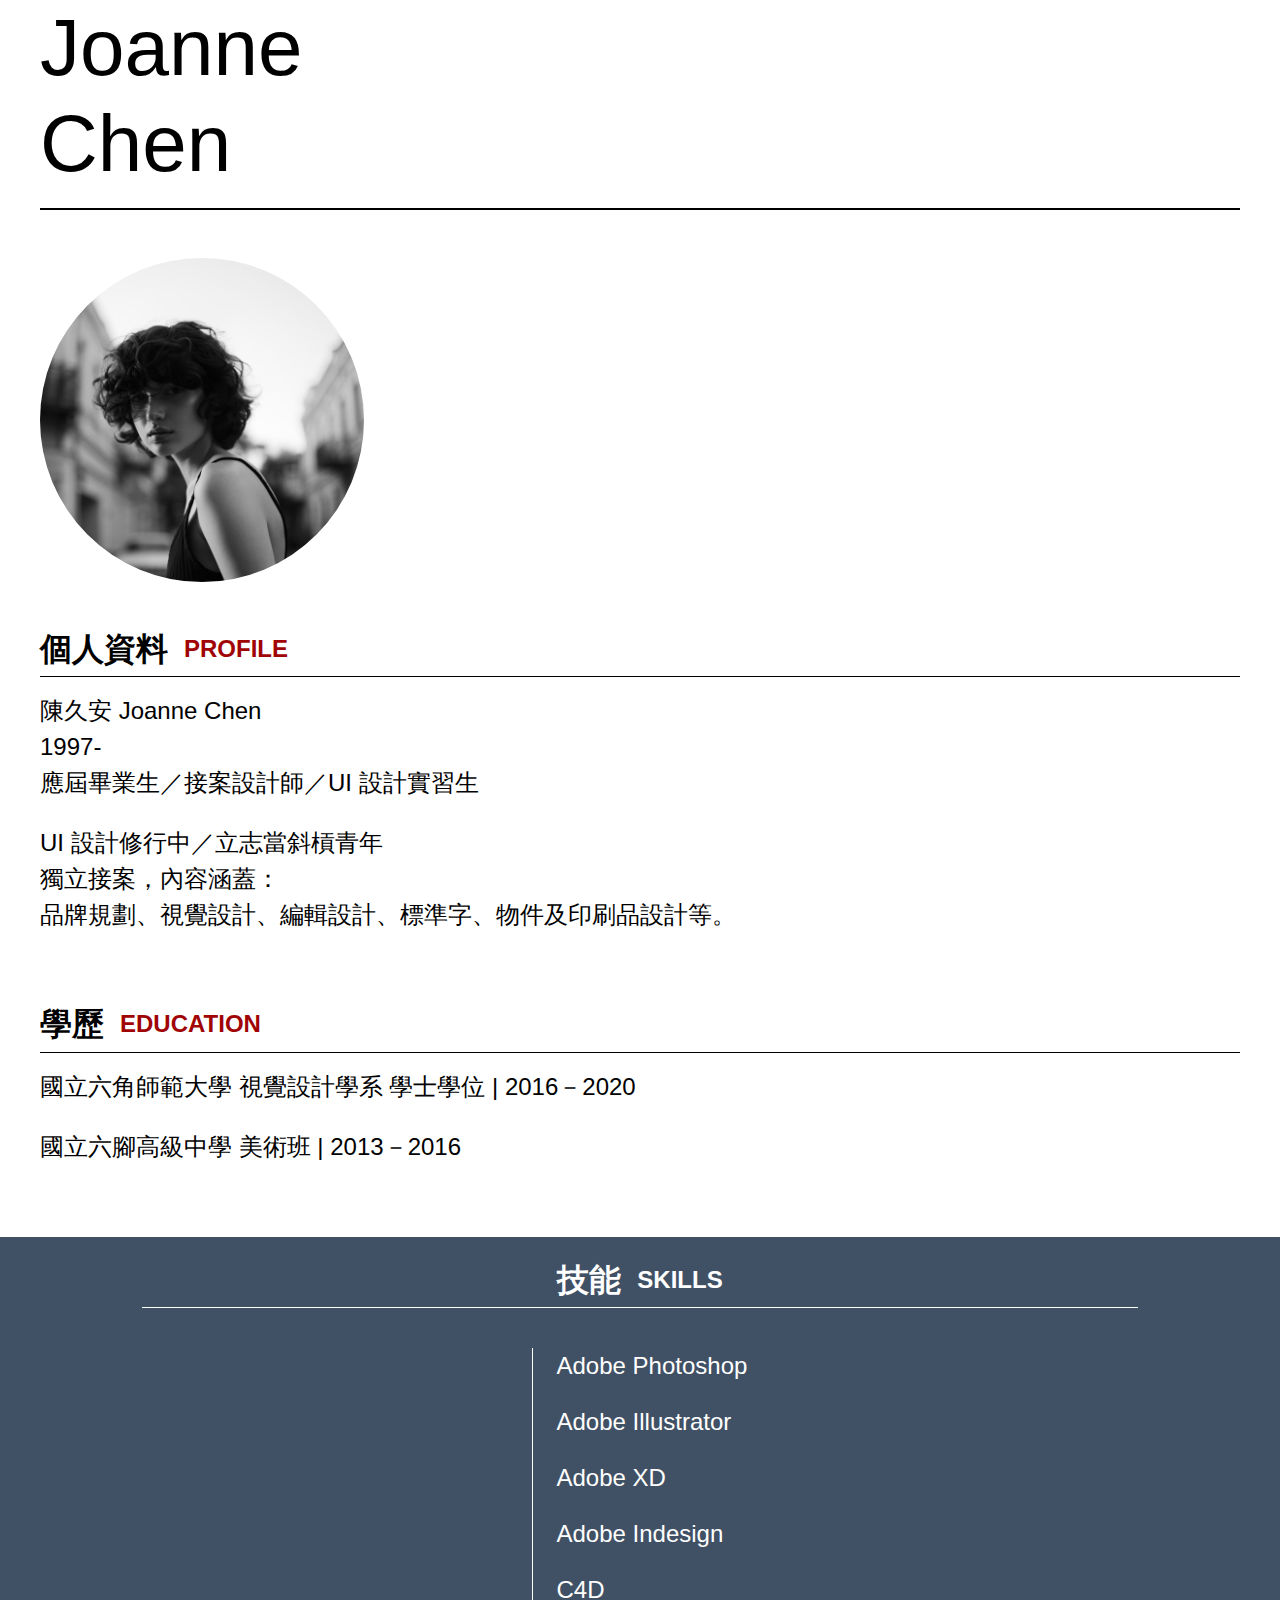
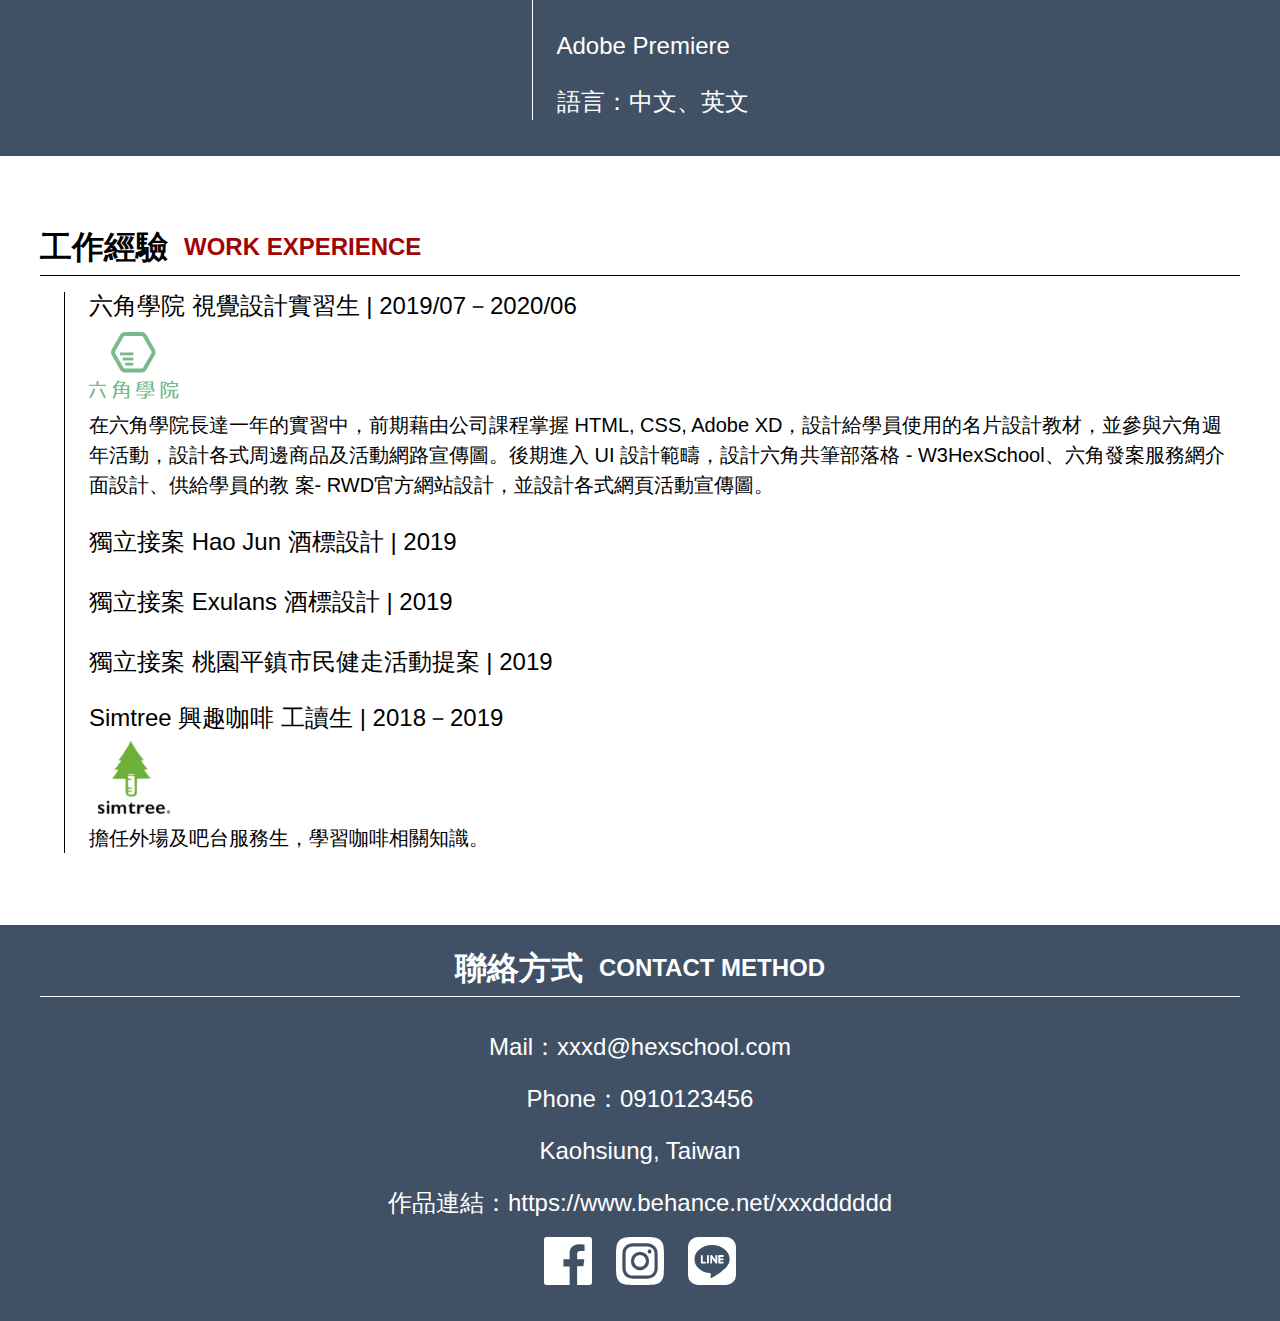
<file: Resume practice/public/index.html>
<!DOCTYPE html>
<html lang="en">
  <head>
    <meta charset="UTF-8"/>
    <meta name="viewport" content="width=device-width, initial-scale=1.0"/>
    <link rel="stylesheet" href="../public/all.css"/>
    <title>履歷設計切版班2版</title>
  </head>
  <body>
    <div class="container">
      <h1 class="name">Joanne <br/><span>Chen</span></h1><img class="photo" src="../img/photo.png" alt="photo"/>
      <section id="profile">
        <h2 class="title">個人資料<span class="subTitle">PROFILE</span></h2>
        <p>
           陳久安 Joanne Chen<br/>1997-<br/>應屆畢業生／接案設計師／UI 設計實習生</p>
        <p>
           UI 設計修行中／立志當斜槓青年<br/>獨立接案，內容涵蓋：<br/>品牌規劃、視覺設計、編輯設計、標準字、物件及印刷品設計等。</p>
      </section>
      <section id="education">
        <h2 class="title">學歷<span class="subTitle">EDUCATION</span></h2>
        <ul>
          <li>國立六角師範大學 視覺設計學系 學士學位 | 2016－2020</li>
          <li>國立六腳高級中學 美術班 | 2013－2016</li>
        </ul>
      </section>
    </div>
    <section id="skills">
      <h2 class="title">技能<span class="subTitle">SKILLS</span></h2>
      <ul>
        <li>Adobe Photoshop</li>
        <li>Adobe Illustrator</li>
        <li>Adobe XD</li>
        <li>Adobe Indesign</li>
        <li>C4D</li>
        <li>Adobe Premiere</li>
        <li>語言：中文、英文</li>
      </ul>
    </section>
    <div class="container">
      <section id="experience">
        <h2 class="title">工作經驗<span class="subTitle">WORK EXPERIENCE</span></h2>
        <ul>
          <li>
            <h3>六角學院 視覺設計實習生 | 2019/07－2020/06</h3><img src="../img/hexschool icon.svg" alt="hexschool"/>
            <p>在六角學院長達一年的實習中，前期藉由公司課程掌握 HTML, CSS, Adobe XD，設計給學員使用的名片設計教材，並參與六角週年活動，設計各式周邊商品及活動網路宣傳圖。後期進入 UI 設計範疇，設計六角共筆部落格 - W3HexSchool、六角發案服務網介面設計、供給學員的教 案- RWD官方網站設計，並設計各式網頁活動宣傳圖。</p>
          </li>
          <li>獨立接案 Hao Jun 酒標設計 | 2019</li>
          <li>獨立接案 Exulans 酒標設計 | 2019</li>
          <li>獨立接案 桃園平鎮市民健走活動提案 | 2019</li>
          <li>
            <h3>Simtree 興趣咖啡 工讀生 | 2018－2019</h3><img src="../img/simtree.png" alt="simtree"/>
            <p>擔任外場及吧台服務生，學習咖啡相關知識。</p>
          </li>
        </ul>
      </section>
    </div>
    <section id="contact">
      <h2 class="title">聯絡方式<span class="subTitle">CONTACT METHOD</span></h2>
      <ul>
        <li>Mail：<a href="mailto:xxxd@hexschool.com">xxxd@hexschool.com</a></li>
        <li>Phone：<a href="tel:+886910123456">0910123456</a></li>
        <li>Kaohsiung, Taiwan</li>
        <li>作品連結：<a href="https://www.behance.net/xxxdddddd">https://www.behance.net/xxxdddddd</a></li>
      </ul>
      <ul class="socialIcon">
        <li><a href="#"><img src="../img/facebook.svg" alt="facebook"/></a></li>
        <li><a href="#"><img src="../img/instagram-alt.svg" alt="instagram"/></a></li>
        <li><a href="#"><img src="../img/line.svg" alt="line"/></a></li>
      </ul>
    </section>
  </body>
</html>
</file>
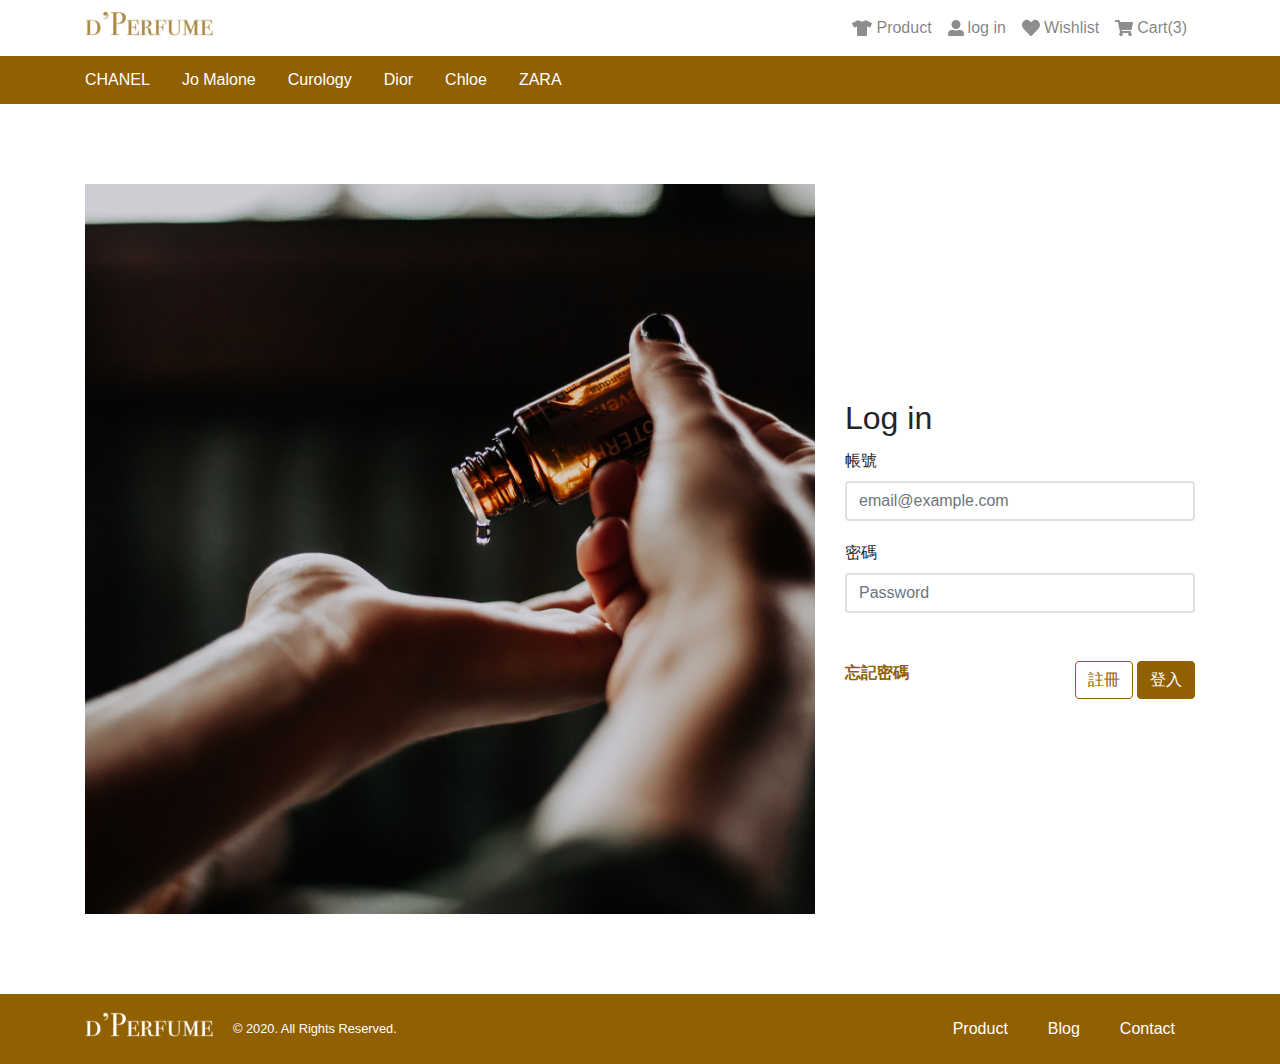
<file: week7/login.html>
<!DOCTYPE html>
<html lang="en">

<head>
    <meta charset="UTF-8">
    <meta name="viewport" content="width=device-width, initial-scale=1.0">
    <title>d’Perfume</title>
    <meta name='description' content='perfume web' />

    <meta property="og:locale" content="zh_TW" />
    <meta property="og:title" content="d’Perfume" />
    <meta property="og:description" content="perfume web">
    <meta property="og:type" content="website" />
    <meta property="og:url" content="https://yuakatl.github.io/HexSchool-Frontend-Class/week7/index.html" />
    <meta property="og:image" content="https://raw.githubusercontent.com/YuakaTL/HexSchool-Frontend-Class/master/week7/img/index/banner.png" />
    
    <link rel="stylesheet" href="./stylesheets/css/all.css">
</head>

<body>
    <div class="header">
        <div class="container">
            <nav class="navbar navbar-expand-md navbar-light p-0">
                <h1 class="navbar-brand">
                    <a href="index.html" class="logo logoHeader">d’Perfume</a>
                </h1>
                <div class="d-flex align-items-center justify-content-around">
                    <div class="mobileCart d-md-none position-relative mr-3">
                        <a href="#" class="btn border-none"><img src="./img/index/shopping-cart.svg" alt="Cart"
                                class="d-block"></a>
                        <p class="text-white text-center bg-primaryDark">3</p>
                    </div>
                    <button class="navbar-toggler collapsed btn" type="button" data-toggle="collapse" data-target="#navMenu"
                        aria-controls="navMenu" aria-expanded="false" aria-label="Toggle navigation">
                        <span class="navbar-toggler-icon"></span>
                    </button>
                </div>
                <div class="navbar-collapse collapse justify-content-end">
                    <ul class="navbar-nav align-items-center">
                        <li class="nav-item d-none d-md-block">
                            <a class="nav-link d-flex" href="products.html"><img src="./img/index/tshirt.svg" alt="Product"
                                    class="mr-1 d-block">Product</a>
                        </li>
                        <li class="nav-item d-none d-md-block">
                            <a class="nav-link d-flex" href="login.html"><img src="./img/index/user-alt.svg" alt="Login"
                                    class="mr-1 d-block">log in</a>
                        </li>
                        <li class="nav-item d-none d-md-block">
                            <a class="nav-link d-flex" href="#"><img src="./img/index/heart.svg" alt="Wishlist"
                                    class="mr-1 d-block">Wishlist</a>
                        </li>
                        <li class="nav-item d-none d-md-block">
                            <a class="nav-link d-flex" href="#"><img src="./img/index/shopping-cart.svg" alt="Cart"
                                    class="mr-1 d-block">Cart(3)</a>
                        </li>
                    </ul>
                </div>
            </nav>
        </div>
        <div class="navbar-collapse collapse justify-content-end" id="navMenu">
            <ul class="navbar-nav text-center">
                <li class="nav-item py-4 d-md-none bg-navDark border-bottom border-white">
                    <a class="nav-link text-white" href="products.html">Product</a>
                </li>
                <li class="nav-item py-4 d-md-none bg-navDark border-bottom border-white">
                    <a class="nav-link text-white" href="#">Wishlist</a>
                </li>
                <li class="nav-item py-4 d-md-none bg-navDark border-bottom border-white">
                    <a class="nav-link text-white" href="#">Blog</a>
                </li>
                <li class="nav-item py-4 d-md-none bg-navDark border-bottom border-white">
                    <a class="nav-link text-white" href="#">Contact</a>
                </li>
                <li class="nav-item py-4 d-md-none bg-navDark">
                    <a class="nav-link text-white" href="login.html">Log in</a>
                </li>
            </ul>
        </div>
        <div class="bg-primaryDark d-none d-md-block">
            <div class="container">
                <ul class="nav list-unstyled">
                    <li class="nav-item"><a href="#" class="nav-link text-white py-3 pl-0">CHANEL</a></li>
                    <li class="nav-item"><a href="#" class="nav-link text-white py-3">Jo Malone</a></li>
                    <li class="nav-item"><a href="#" class="nav-link text-white py-3">Curology</a></li>
                    <li class="nav-item"><a href="#" class="nav-link text-white py-3">Dior</a></li>
                    <li class="nav-item"><a href="#" class="nav-link text-white py-3">Chloe</a></li>
                    <li class="nav-item"><a href="#" class="nav-link text-white py-3">ZARA</a></li>
                </ul>
            </div>
        </div>
    </div>

    <!-- 客製化區塊 Start -->
    <div class="container my-40 my-md-80">
        <div class="row align-items-center">
            <img class="col-12 col-md-8 img-fluid" src="./img/login/login.png">
            <div class="col-12 col-md-4 mt-6 mt-md-0">
                <h2>Log in</h2>
                <form class="mt-3">
                    <div class="form-group">
                        <label for="account">帳號</label>
                        <input type="email" class="form-control border-light" id="account" placeholder="email@example.com">
                    </div>
                    <div class="form-group mt-5">
                        <label for="password">密碼</label>
                        <input type="password" class="form-control border-light" id="password" placeholder="Password">
                    </div>
                </form>
                <div class="d-flex justify-content-between mt-8">
                    <a href="#" class="font-weight-bold text-primaryDark">忘記密碼</a>
                    <div>
                        <a href="#" type="submit" class="btn btn-outline-primaryDark">註冊</a>
                        <a href="profile.html" type="submit" class="btn btn-primaryDark" >登入</a>
                    </div>
                </div>
            </div>
        </div>
    </div>
    <!-- 客製化區塊 End -->

    <div class="footer bg-primaryDark">
        <div class="container py-3 d-flex flex-column flex-sm-row align-items-start align-items-sm-center justify-content-sm-between">
            <div class="d-flex align-items-center justify-content-between">
                <h1>
                    <a href="index.html" class="logo logoFooter">d’Perfume</a>
                </h1>
                <small class="text-white ml-5 d-none d-md-block">© 2020. All Rights Reserved.</small>
            </div>
            <small class="text-white d-block d-md-none">© 2020. All Rights Reserved.</small>
            <ul class="list-unstyled d-none d-md-flex mb-0">
                <li><a href="products.html" class="text-white p-5">Product</a></li>
                <li><a href="#" class="text-white p-5">Blog</a></li>
                <li><a href="#" class="text-white p-5">Contact</a></li>
            </ul>
        </div>
    </div>
    <script src="./js/jquery-3.5.1.min.js"></script>
    <script src="./js/popper-1.16.1.min.js"></script>
    <script src="./js/bootstrap-4.5.2.js"></script>
</body>

</html>
</file>
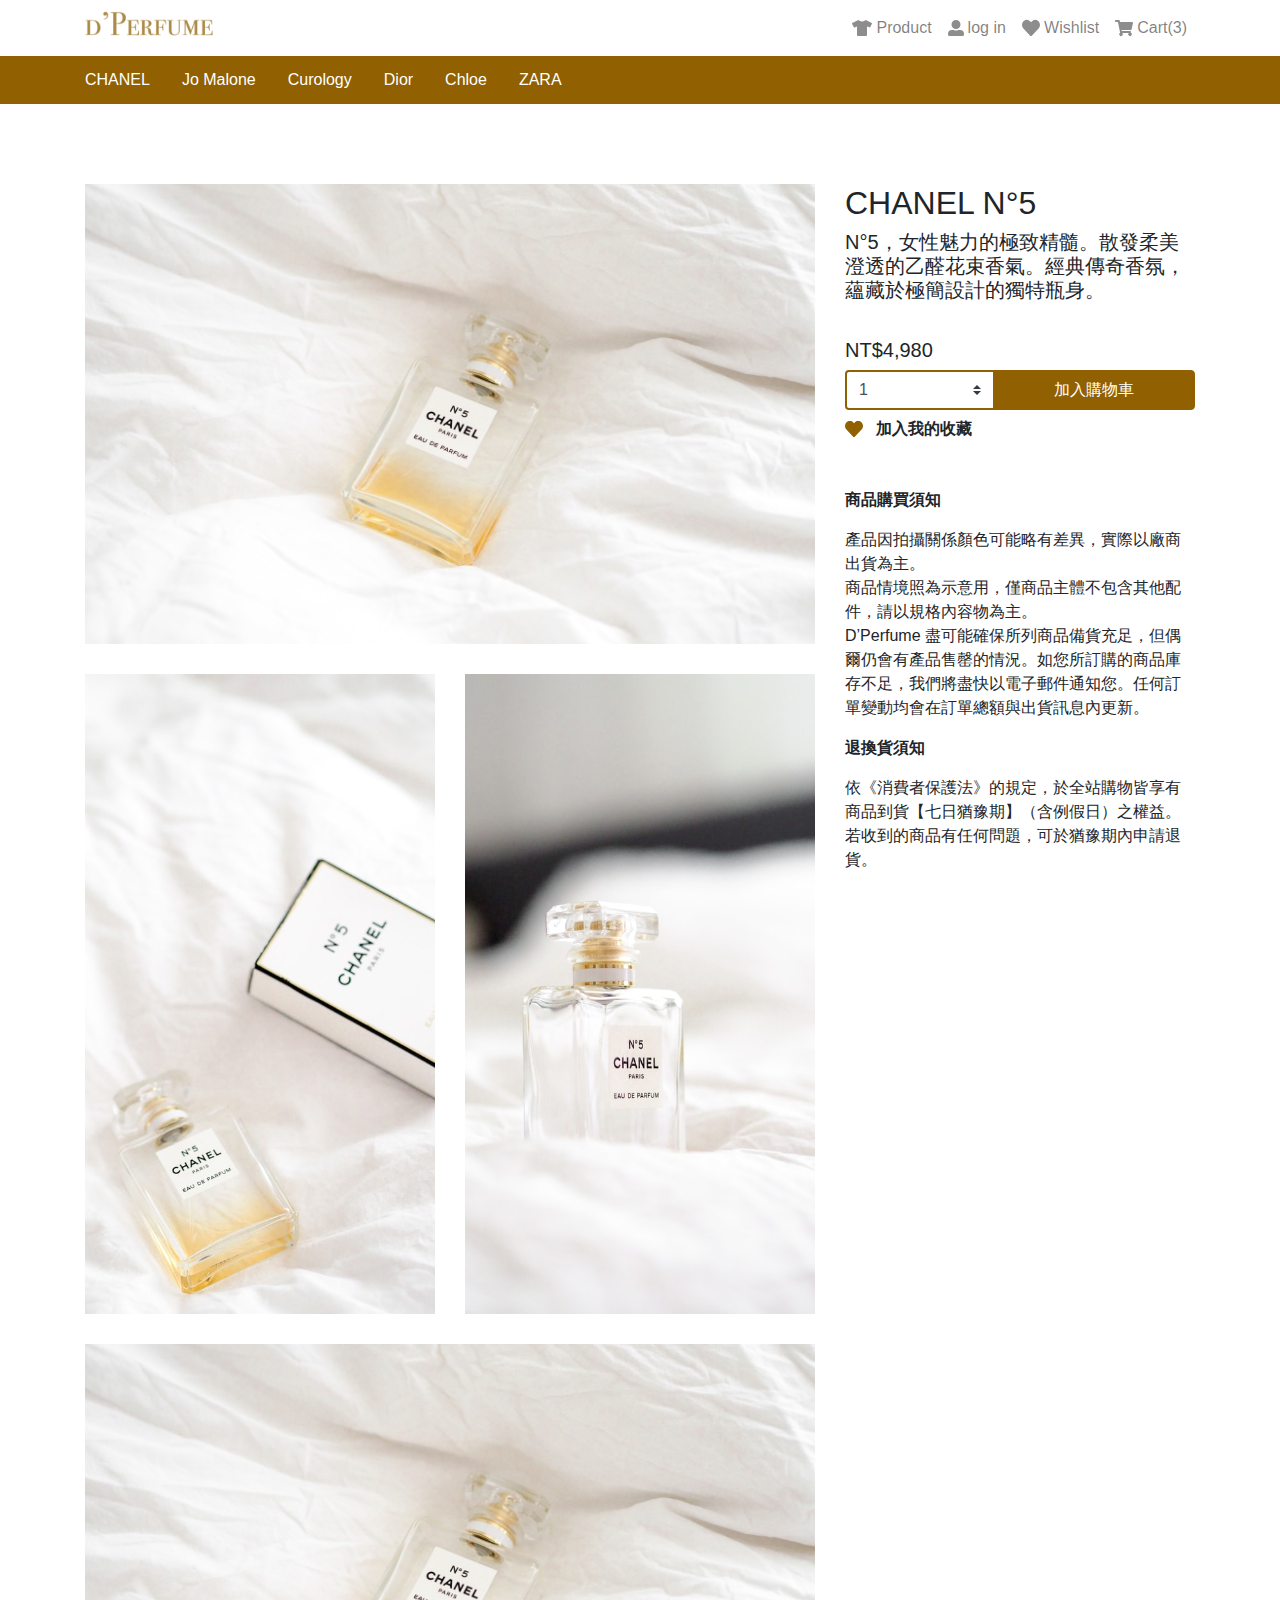
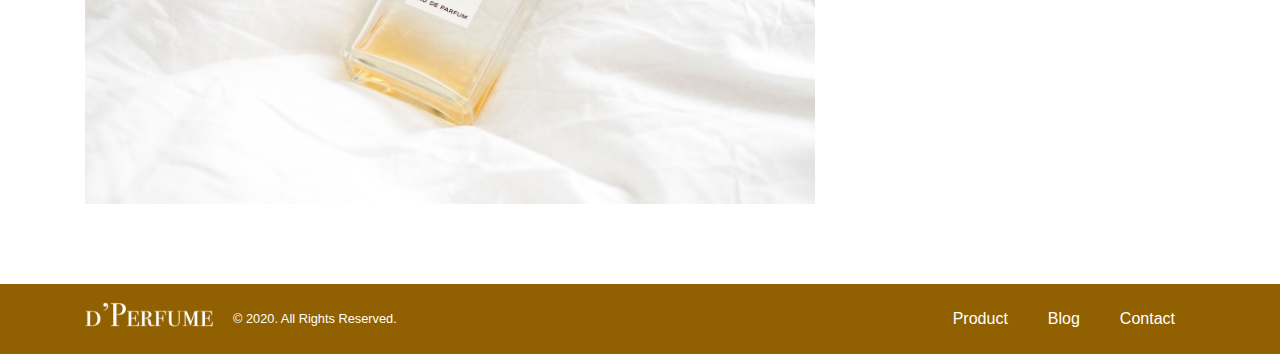
<file: week7/productInfo.html>
<!DOCTYPE html>
<html lang="en">

<head>
    <meta charset="UTF-8">
    <meta name="viewport" content="width=device-width, initial-scale=1.0">
    <title>d’Perfume</title>
    <meta name='description' content='perfume web' />

    <meta property="og:locale" content="zh_TW" />
    <meta property="og:title" content="d’Perfume" />
    <meta property="og:description" content="perfume web">
    <meta property="og:type" content="website" />
    <meta property="og:url" content="https://yuakatl.github.io/HexSchool-Frontend-Class/week7/index.html" />
    <meta property="og:image" content="https://raw.githubusercontent.com/YuakaTL/HexSchool-Frontend-Class/master/week7/img/index/banner.png" />
    
    <link rel="stylesheet" href="./stylesheets/css/all.css">
</head>

<body>
    <div class="header">
        <div class="container">
            <nav class="navbar navbar-expand-md navbar-light p-0">
                <h1 class="navbar-brand">
                    <a href="index.html" class="logo logoHeader">d’Perfume</a>
                </h1>
                <div class="d-flex align-items-center justify-content-around">
                    <div class="mobileCart d-md-none position-relative mr-3">
                        <a href="#" class="btn border-none"><img src="./img/index/shopping-cart.svg" alt="Cart"
                                class="d-block"></a>
                        <p class="text-white text-center bg-primaryDark">3</p>
                    </div>
                    <button class="navbar-toggler collapsed btn" type="button" data-toggle="collapse" data-target="#navMenu"
                        aria-controls="navMenu" aria-expanded="false" aria-label="Toggle navigation">
                        <span class="navbar-toggler-icon"></span>
                    </button>
                </div>
                <div class="navbar-collapse collapse justify-content-end">
                    <ul class="navbar-nav align-items-center">
                        <li class="nav-item d-none d-md-block">
                            <a class="nav-link d-flex" href="products.html"><img src="./img/index/tshirt.svg" alt="Product"
                                    class="mr-1 d-block">Product</a>
                        </li>
                        <li class="nav-item d-none d-md-block">
                            <a class="nav-link d-flex" href="login.html"><img src="./img/index/user-alt.svg" alt="Login"
                                    class="mr-1 d-block">log in</a>
                        </li>
                        <li class="nav-item d-none d-md-block">
                            <a class="nav-link d-flex" href="#"><img src="./img/index/heart.svg" alt="Wishlist"
                                    class="mr-1 d-block">Wishlist</a>
                        </li>
                        <li class="nav-item d-none d-md-block">
                            <a class="nav-link d-flex" href="#"><img src="./img/index/shopping-cart.svg" alt="Cart"
                                    class="mr-1 d-block">Cart(3)</a>
                        </li>
                    </ul>
                </div>
            </nav>
        </div>
        <div class="navbar-collapse collapse justify-content-end" id="navMenu">
            <ul class="navbar-nav text-center">
                <li class="nav-item py-4 d-md-none bg-navDark border-bottom border-white">
                    <a class="nav-link text-white" href="products.html">Product</a>
                </li>
                <li class="nav-item py-4 d-md-none bg-navDark border-bottom border-white">
                    <a class="nav-link text-white" href="#">Wishlist</a>
                </li>
                <li class="nav-item py-4 d-md-none bg-navDark border-bottom border-white">
                    <a class="nav-link text-white" href="#">Blog</a>
                </li>
                <li class="nav-item py-4 d-md-none bg-navDark border-bottom border-white">
                    <a class="nav-link text-white" href="#">Contact</a>
                </li>
                <li class="nav-item py-4 d-md-none bg-navDark">
                    <a class="nav-link text-white" href="login.html">Log in</a>
                </li>
            </ul>
        </div>
        <div class="bg-primaryDark d-none d-md-block">
            <div class="container">
                <ul class="nav list-unstyled">
                    <li class="nav-item"><a href="#" class="nav-link text-white py-3 pl-0">CHANEL</a></li>
                    <li class="nav-item"><a href="#" class="nav-link text-white py-3">Jo Malone</a></li>
                    <li class="nav-item"><a href="#" class="nav-link text-white py-3">Curology</a></li>
                    <li class="nav-item"><a href="#" class="nav-link text-white py-3">Dior</a></li>
                    <li class="nav-item"><a href="#" class="nav-link text-white py-3">Chloe</a></li>
                    <li class="nav-item"><a href="#" class="nav-link text-white py-3">ZARA</a></li>
                </ul>
            </div>
        </div>
    </div>

    <!-- 客製化區塊 Start -->
    <div class="modal fade" id="addCart" tabindex="-1" role="dialog" aria-labelledby=addCart" aria-hidden="true">
        <div class="modal-dialog modal-dialog-centered">
            <div class="modal-content">
                <div class="modal-body text-center">
                    <span class="text-primary font-weight-bold">已加入購物車</span>
                </div>
            </div>
        </div>
    </div>

    <div class="modal fade" id="addWish" tabindex="-1" role="dialog" aria-labelledby=addWish" aria-hidden="true">
        <div class="modal-dialog modal-dialog-centered">
            <div class="modal-content">
                <div class="modal-body text-center">
                    <span class="text-primary font-weight-bold">已加入我的收藏</span>
                </div>
            </div>
        </div>
    </div>

    <div class="container my-40 my-md-80">
        <div class="row flex-row-reverse">
            <div class="col-12 col-md-8 d-block d-md-none">
                <img src="./img/productInfo/product1.png" class="img-fluid">
            </div>

            <div class="col-12 col-md-4 mt-6 mt-md-0">
                <h2>CHANEL N°5</h2>
                <h5 class="font-weight-normal">N°5，女性魅力的極致精髓。散發柔美澄透的乙醛花束香氣。經典傳奇香氛，蘊藏於極簡設計的獨特瓶身。</h5>
                <h5 class="font-weight-normal mt-7">NT$4,980</h5>
                <div class="input-group">
                    <select class="custom-select" id="inputGroupSelect" aria-label="select with button addon">
                        <option value="1" selected>1</option>
                        <option value="2">2</option>
                        <option value="3">3</option>
                    </select>
                    <div class="input-group-append">
                        <button class="btn btn-primaryDark px-60 px-sm-100 px-md-4 px-lg-60" type="button" data-toggle="modal" data-target="#addCart">加入購物車</button>
                    </div>
                </div>
                <div class="d-flex align-items-center" role="button" data-toggle="modal" data-target="#addWish">
                    <img src="./img/products/heart.svg">
                    <button class="btn font-weight-bold">加入我的收藏</button>
                </div>
                <div class="my-40">
                    <p class="font-weight-bold">商品購買須知</p>
                    <p>產品因拍攝關係顏色可能略有差異，實際以廠商出貨為主。<br> 商品情境照為示意用，僅商品主體不包含其他配件，請以規格內容物為主。<br> D’Perfume
                        盡可能確保所列商品備貨充足，但偶爾仍會有產品售罄的情況。如您所訂購的商品庫存不足，我們將盡快以電子郵件通知您。任何訂單變動均會在訂單總額與出貨訊息內更新。</p>
                    <p class="font-weight-bold">退換貨須知</p>
                    <p>依《消費者保護法》的規定，於全站購物皆享有商品到貨【七日猶豫期】（含例假日）之權益。若收到的商品有任何問題，可於猶豫期內申請退貨。</p>
                </div>
            </div>

            <div class="col-12 col-md-8">
                <div class="row">
                    <div class="col-12 d-none d-md-block">
                        <img src="./img/productInfo/product1.png" class="img-fluid w-100">
                    </div>
                    <div class="col-12 col-md-6 mt-4 mt-md-30">
                        <img src="./img/productInfo/product2.png" class="img-fluid w-100">
                    </div>
                    <div class="col-12 col-md-6 mt-4 mt-md-30">
                        <img src="./img/productInfo/product3.png" class="img-fluid w-100">
                    </div>
                    <div class="col-12 d-none d-md-block mt-4 mt-md-30">
                        <img src="./img/productInfo/product1.png" class="img-fluid w-100">
                    </div>
                    <div class="col-12 d-block d-md-none mt-4">
                        <img src="./img/productInfo/product4.png" class="img-fluid w-100">
                    </div>
                </div>
            </div>
            
            
        </div>
    </div>
    <!-- 客製化區塊 End -->
    
    <div class="footer bg-primaryDark">
        <div class="container py-3 d-flex flex-column flex-sm-row align-items-start align-items-sm-center justify-content-sm-between">
            <div class="d-flex align-items-center justify-content-between">
                <h1>
                    <a href="index.html" class="logo logoFooter">d’Perfume</a>
                </h1>
                <small class="text-white ml-5 d-none d-md-block">© 2020. All Rights Reserved.</small>
            </div>
            <small class="text-white d-block d-md-none">© 2020. All Rights Reserved.</small>
            <ul class="list-unstyled d-none d-md-flex mb-0">
                <li><a href="products.html" class="text-white p-5">Product</a></li>
                <li><a href="#" class="text-white p-5">Blog</a></li>
                <li><a href="#" class="text-white p-5">Contact</a></li>
            </ul>
        </div>
    </div>
    <script src="./js/jquery-3.5.1.min.js"></script>
    <script src="./js/popper-1.16.1.min.js"></script>
    <script src="./js/bootstrap-4.5.2.js"></script>
</body>

</html>
</file>
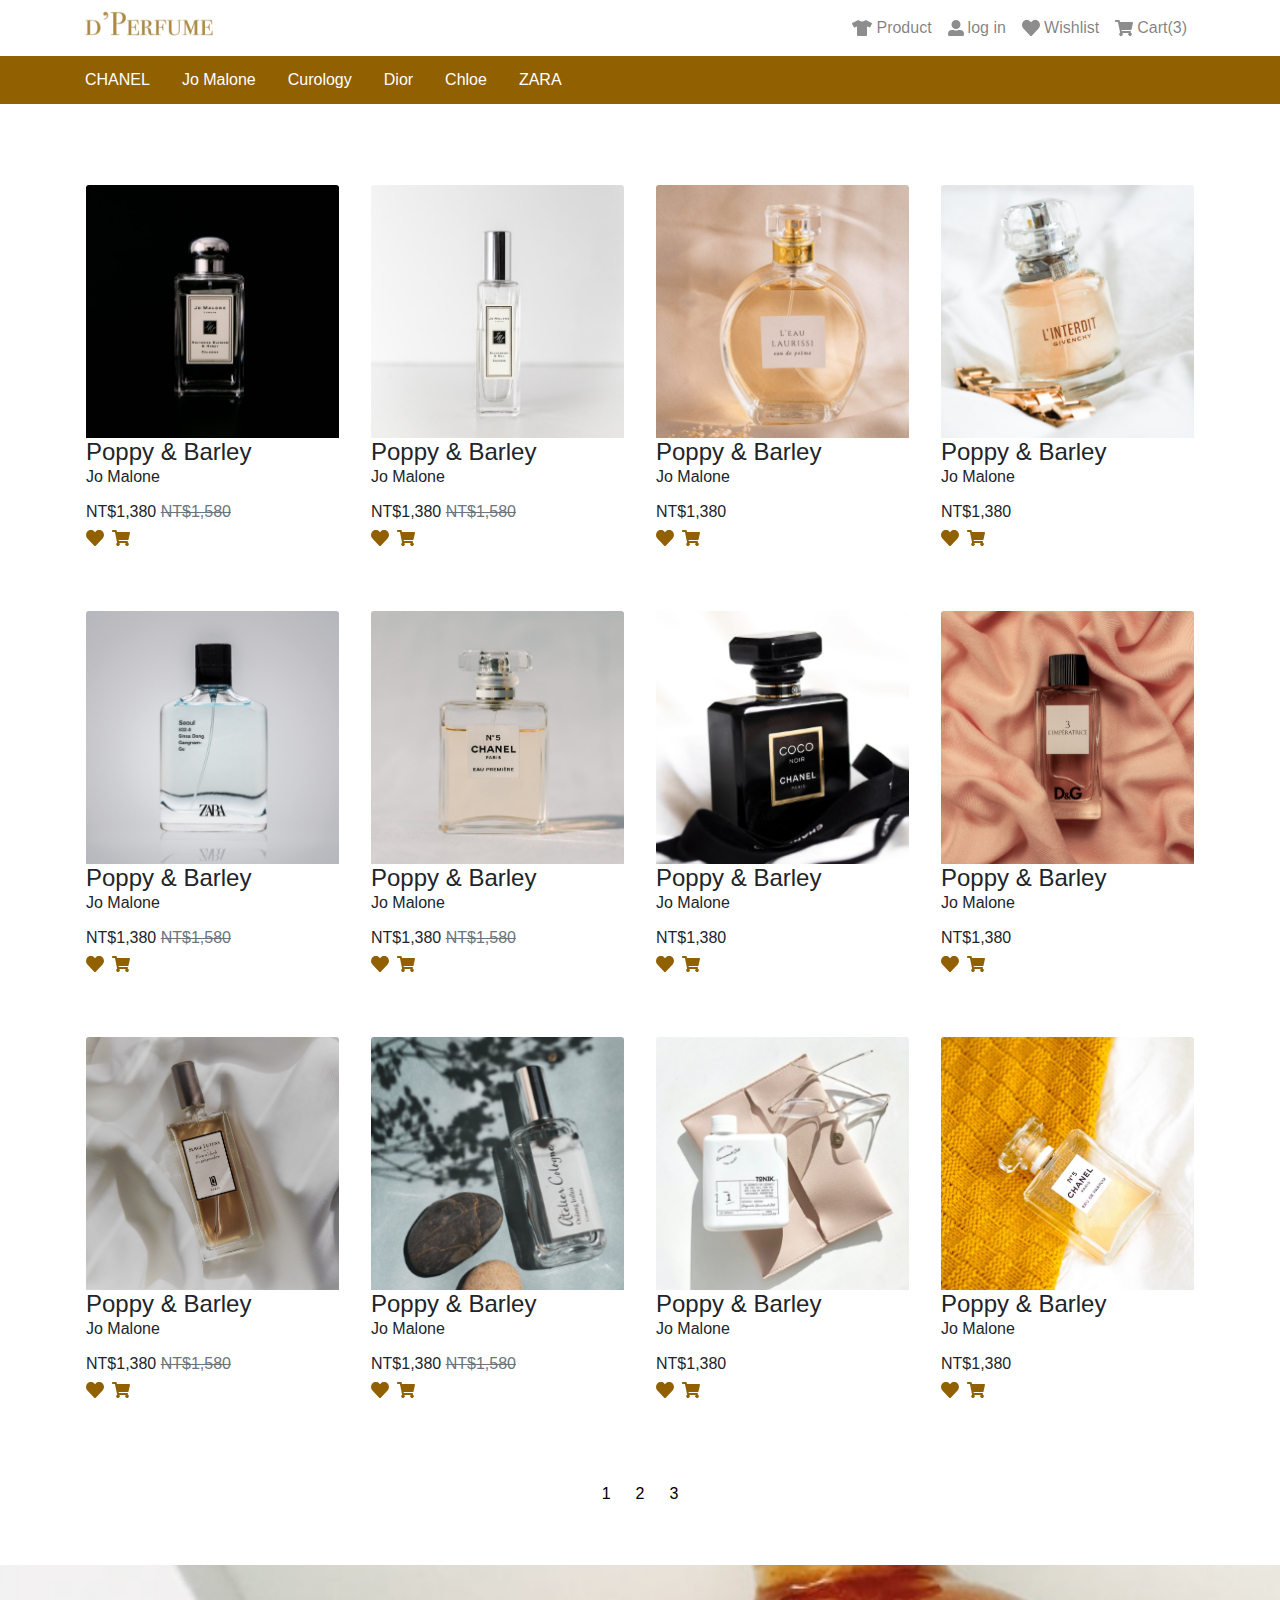
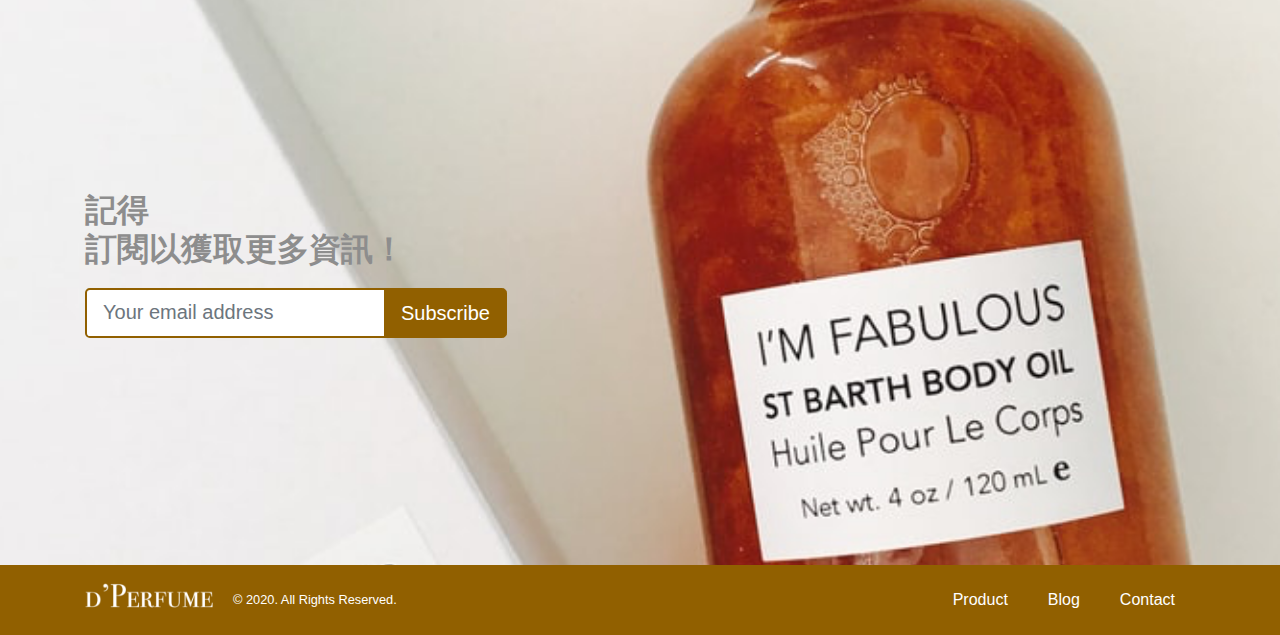
<file: week7/products.html>
<!DOCTYPE html>
<html lang="en">

<head>
    <meta charset="UTF-8">
    <meta name="viewport" content="width=device-width, initial-scale=1.0">
    <title>d’Perfume</title>
    <meta name='description' content='perfume web' />
    
    <meta property="og:locale" content="zh_TW" />
    <meta property="og:title" content="d’Perfume" />
    <meta property="og:description" content="perfume web">
    <meta property="og:type" content="website" />
    <meta property="og:url" content="https://yuakatl.github.io/HexSchool-Frontend-Class/week7/index.html" />
    <meta property="og:image" content="https://raw.githubusercontent.com/YuakaTL/HexSchool-Frontend-Class/master/week7/img/index/banner.png" />
    
    <link rel="stylesheet" href="./stylesheets/css/all.css">
</head>

<body>
    <div class="header">
        <div class="container">
            <nav class="navbar navbar-expand-md navbar-light p-0">
                <h1 class="navbar-brand">
                    <a href="index.html" class="logo logoHeader">d’Perfume</a>
                </h1>
                <div class="d-flex align-items-center justify-content-around">
                    <div class="mobileCart d-md-none position-relative mr-3">
                        <a href="#" class="btn border-none"><img src="./img/index/shopping-cart.svg" alt="Cart"
                                class="d-block"></a>
                        <p class="text-white text-center bg-primaryDark">3</p>
                    </div>
                    <button class="navbar-toggler collapsed btn" type="button" data-toggle="collapse" data-target="#navMenu"
                        aria-controls="navMenu" aria-expanded="false" aria-label="Toggle navigation">
                        <span class="navbar-toggler-icon"></span>
                    </button>
                </div>
                <div class="navbar-collapse collapse justify-content-end">
                    <ul class="navbar-nav align-items-center">
                        <li class="nav-item d-none d-md-block">
                            <a class="nav-link d-flex" href="products.html"><img src="./img/index/tshirt.svg" alt="Product"
                                    class="mr-1 d-block">Product</a>
                        </li>
                        <li class="nav-item d-none d-md-block">
                            <a class="nav-link d-flex" href="login.html"><img src="./img/index/user-alt.svg" alt="Login"
                                    class="mr-1 d-block">log in</a>
                        </li>
                        <li class="nav-item d-none d-md-block">
                            <a class="nav-link d-flex" href="#"><img src="./img/index/heart.svg" alt="Wishlist"
                                    class="mr-1 d-block">Wishlist</a>
                        </li>
                        <li class="nav-item d-none d-md-block">
                            <a class="nav-link d-flex" href="#"><img src="./img/index/shopping-cart.svg" alt="Cart"
                                    class="mr-1 d-block">Cart(3)</a>
                        </li>
                    </ul>
                </div>
            </nav>
        </div>
        <div class="navbar-collapse collapse justify-content-end" id="navMenu">
            <ul class="navbar-nav text-center">
                <li class="nav-item py-4 d-md-none bg-navDark border-bottom border-white">
                    <a class="nav-link text-white" href="products.html">Product</a>
                </li>
                <li class="nav-item py-4 d-md-none bg-navDark border-bottom border-white">
                    <a class="nav-link text-white" href="#">Wishlist</a>
                </li>
                <li class="nav-item py-4 d-md-none bg-navDark border-bottom border-white">
                    <a class="nav-link text-white" href="#">Blog</a>
                </li>
                <li class="nav-item py-4 d-md-none bg-navDark border-bottom border-white">
                    <a class="nav-link text-white" href="#">Contact</a>
                </li>
                <li class="nav-item py-4 d-md-none bg-navDark">
                    <a class="nav-link text-white" href="login.html">Log in</a>
                </li>
            </ul>
        </div>
        <div class="bg-primaryDark d-none d-md-block">
            <div class="container">
                <ul class="nav list-unstyled">
                    <li class="nav-item"><a href="#" class="nav-link text-white py-3 pl-0">CHANEL</a></li>
                    <li class="nav-item"><a href="#" class="nav-link text-white py-3">Jo Malone</a></li>
                    <li class="nav-item"><a href="#" class="nav-link text-white py-3">Curology</a></li>
                    <li class="nav-item"><a href="#" class="nav-link text-white py-3">Dior</a></li>
                    <li class="nav-item"><a href="#" class="nav-link text-white py-3">Chloe</a></li>
                    <li class="nav-item"><a href="#" class="nav-link text-white py-3">ZARA</a></li>
                </ul>
            </div>
        </div>
    </div>

    <!-- 客製化區塊 Start -->
    <div class="modal fade" id="addCart" tabindex="-1" role="dialog" aria-labelledby=addCart" aria-hidden="true">
        <div class="modal-dialog modal-dialog-centered">
            <div class="modal-content">
                <div class="modal-body text-center">
                    <span class="text-primary font-weight-bold">已加入購物車</span>
                </div>
            </div>
        </div>
    </div>
    
    <div class="modal fade" id="addWish" tabindex="-1" role="dialog" aria-labelledby=addWish" aria-hidden="true">
        <div class="modal-dialog modal-dialog-centered">
            <div class="modal-content">
                <div class="modal-body text-center">
                    <span class="text-primary font-weight-bold">已加入我的收藏</span>
                </div>
            </div>
        </div>
    </div>

    <div class="container mt-2 mt-md-5">
        <ul class="row list-unstyled">
            <li class="card col-6 col-md-4 col-lg-3 mt-7 mt-md-60">
                <a href="#"><img src="./img/products/product1.png" class="card-img-top img-fluid"></a>
                <div class="card-body">
                    <h4 class="card-title mb-0">Poppy & Barley</h4>
                    <h6 class="card-text font-weight-normal">Jo Malone</h6>
                    <h6 class="card-text font-weight-normal mt-4">NT$1,380 <del class="text-muted">NT$1,580</del></h6>
                </div>
                <div class="d-flex mt-1">
                    <a href="#addWish" data-toggle="modal" class="mr-2"><img src="./img/products/heart.svg" alt="heart"></a>
                    <a href="#addCart" data-toggle="modal"><img src="./img/products/shopping-cart.svg" alt="cart"></a>
                </div>
            </li>
            <li class="card col-6 col-md-4 col-lg-3 mt-7 mt-md-60">
                <a href="#"><img src="./img/products/product2.png" class="card-img-top img-fluid"></a>
                <div class="card-body">
                    <h4 class="card-title mb-0">Poppy & Barley</h4>
                    <h6 class="card-text font-weight-normal">Jo Malone</h6>
                    <h6 class="card-text font-weight-normal mt-4">NT$1,380 <del class="text-muted">NT$1,580</del></h6>
                </div>
                <div class="d-flex mt-1">
                    <a href="#addWish" data-toggle="modal" class="mr-2"><img src="./img/products/heart.svg" alt="heart"></a>
                    <a href="#addCart" data-toggle="modal"><img src="./img/products/shopping-cart.svg" alt="cart"></a>
                </div>
            </li>
            <li class="card col-6 col-md-4 col-lg-3 mt-7 mt-md-60">
                <a href="#"><img src="./img/products/product3.png" class="card-img-top img-fluid"></a>
                <div class="card-body">
                    <h4 class="card-title mb-0">Poppy & Barley</h4>
                    <h6 class="card-text font-weight-normal">Jo Malone</h6>
                    <h6 class="card-text font-weight-normal mt-4">NT$1,380</h6>
                </div>
                <div class="d-flex mt-1">
                    <a href="#addWish" data-toggle="modal" class="mr-2"><img src="./img/products/heart.svg" alt="heart"></a>
                    <a href="#addCart" data-toggle="modal"><img src="./img/products/shopping-cart.svg" alt="cart"></a>
                </div>
            </li>
            <li class="card col-6 col-md-4 col-lg-3 mt-7 mt-md-60">
                <a href="#"><img src="./img/products/product4.png" class="card-img-top img-fluid"></a>
                <div class="card-body">
                    <h4 class="card-title mb-0">Poppy & Barley</h4>
                    <h6 class="card-text font-weight-normal">Jo Malone</h6>
                    <h6 class="card-text font-weight-normal mt-4">NT$1,380</h6>
                </div>
                <div class="d-flex mt-1">
                    <a href="#addWish" data-toggle="modal" class="mr-2"><img src="./img/products/heart.svg" alt="heart"></a>
                    <a href="#addCart" data-toggle="modal"><img src="./img/products/shopping-cart.svg" alt="cart"></a>
                </div>
            </li>
            <li class="card col-6 col-md-4 col-lg-3 mt-7 mt-md-60">
                <a href="#"><img src="./img/products/product5.png" class="card-img-top img-fluid"></a>
                <div class="card-body">
                    <h4 class="card-title mb-0">Poppy & Barley</h4>
                    <h6 class="card-text font-weight-normal">Jo Malone</h6>
                    <h6 class="card-text font-weight-normal mt-4">NT$1,380 <del class="text-muted">NT$1,580</del></h6>
                </div>
                <div class="d-flex mt-1">
                    <a href="#addWish" data-toggle="modal" class="mr-2"><img src="./img/products/heart.svg" alt="heart"></a>
                    <a href="#addCart" data-toggle="modal"><img src="./img/products/shopping-cart.svg" alt="cart"></a>
                </div>
            </li>
            <li class="card col-6 col-md-4 col-lg-3 mt-7 mt-md-60">
                <a href="productInfo.html"><img src="./img/products/product6.png" class="card-img-top img-fluid"></a>
                <div class="card-body">
                    <h4 class="card-title mb-0">Poppy & Barley</h4>
                    <h6 class="card-text font-weight-normal">Jo Malone</h6>
                    <h6 class="card-text font-weight-normal mt-4">NT$1,380 <del class="text-muted">NT$1,580</del></h6>
                </div>
                <div class="d-flex mt-1">
                    <a href="#addWish" data-toggle="modal" class="mr-2"><img src="./img/products/heart.svg" alt="heart"></a>
                    <a href="#addCart" data-toggle="modal"><img src="./img/products/shopping-cart.svg" alt="cart"></a>
                </div>
            </li>
            <li class="card col-6 col-md-4 col-lg-3 mt-7 mt-md-60">
                <a href="#"><img src="./img/products/product7.png" class="card-img-top img-fluid"></a>
                <div class="card-body">
                    <h4 class="card-title mb-0">Poppy & Barley</h4>
                    <h6 class="card-text font-weight-normal">Jo Malone</h6>
                    <h6 class="card-text font-weight-normal mt-4">NT$1,380</h6>
                </div>
                <div class="d-flex mt-1">
                    <a href="#addWish" data-toggle="modal" class="mr-2"><img src="./img/products/heart.svg" alt="heart"></a>
                    <a href="#addCart" data-toggle="modal"><img src="./img/products/shopping-cart.svg" alt="cart"></a>
                </div>
            </li>
            <li class="card col-6 col-md-4 col-lg-3 mt-7 mt-md-60">
                <a href="#"><img src="./img/products/product8.png" class="card-img-top img-fluid"></a>
                <div class="card-body">
                    <h4 class="card-title mb-0">Poppy & Barley</h4>
                    <h6 class="card-text font-weight-normal">Jo Malone</h6>
                    <h6 class="card-text font-weight-normal mt-4">NT$1,380</h6>
                </div>
                <div class="d-flex mt-1">
                    <a href="#addWish" data-toggle="modal" class="mr-2"><img src="./img/products/heart.svg" alt="heart"></a>
                    <a href="#addCart" data-toggle="modal"><img src="./img/products/shopping-cart.svg" alt="cart"></a>
                </div>
            </li>
            <li class="card col-6 col-md-4 col-lg-3 mt-7 mt-md-60">
                <a href="#"><img src="./img/products/product9.png" class="card-img-top img-fluid"></a>
                <div class="card-body">
                    <h4 class="card-title mb-0">Poppy & Barley</h4>
                    <h6 class="card-text font-weight-normal">Jo Malone</h6>
                    <h6 class="card-text font-weight-normal mt-4">NT$1,380 <del class="text-muted">NT$1,580</del></h6>
                </div>
                <div class="d-flex mt-1">
                    <a href="#addWish" data-toggle="modal" class="mr-2"><img src="./img/products/heart.svg" alt="heart"></a>
                    <a href="#addCart" data-toggle="modal"><img src="./img/products/shopping-cart.svg" alt="cart"></a>
                </div>
            </li>
            <li class="card col-6 col-md-4 col-lg-3 mt-7 mt-md-60">
                <a href="#"><img src="./img/products/product10.png" class="card-img-top img-fluid"></a>
                <div class="card-body">
                    <h4 class="card-title mb-0">Poppy & Barley</h4>
                    <h6 class="card-text font-weight-normal">Jo Malone</h6>
                    <h6 class="card-text font-weight-normal mt-4">NT$1,380 <del class="text-muted">NT$1,580</del></h6>
                </div>
                <div class="d-flex mt-1">
                    <a href="#addWish" data-toggle="modal" class="mr-2"><img src="./img/products/heart.svg" alt="heart"></a>
                    <a href="#addCart" data-toggle="modal"><img src="./img/products/shopping-cart.svg" alt="cart"></a>
                </div>
            </li>
            <li class="card col-6 col-md-4 col-lg-3 mt-7 mt-md-60">
                <a href="#"><img src="./img/products/product11.png" class="card-img-top img-fluid"></a>
                <div class="card-body">
                    <h4 class="card-title mb-0">Poppy & Barley</h4>
                    <h6 class="card-text font-weight-normal">Jo Malone</h6>
                    <h6 class="card-text font-weight-normal mt-4">NT$1,380</h6>
                </div>
                <div class="d-flex mt-1">
                    <a href="#addWish" data-toggle="modal" class="mr-2"><img src="./img/products/heart.svg" alt="heart"></a>
                    <a href="#addCart" data-toggle="modal"><img src="./img/products/shopping-cart.svg" alt="cart"></a>
                </div>
            </li>
            <li class="card col-6 col-md-4 col-lg-3 mt-7 mt-md-60">
                <a href="#"><img src="./img/products/product12.png" class="card-img-top img-fluid"></a>
                <div class="card-body">
                    <h4 class="card-title mb-0">Poppy & Barley</h4>
                    <h6 class="card-text font-weight-normal">Jo Malone</h6>
                    <h6 class="card-text font-weight-normal mt-4">NT$1,380</h6>
                </div>
                <div class="d-flex mt-1">
                    <a href="#addWish" data-toggle="modal" class="mr-2"><img src="./img/products/heart.svg" alt="heart"></a>
                    <a href="#addCart" data-toggle="modal"><img src="./img/products/shopping-cart.svg" alt="cart"></a>
                </div>
            </li>
        </ul>
        <nav aria-label="Page navigation" class="mt-8 mt-md-80">
            <ul class="pagination justify-content-center">
                <li class="page-item"><a class="page-link" href="#">1</a></li>
                <li class="page-item"><a class="page-link" href="#">2</a></li>
                <li class="page-item"><a class="page-link" href="#">3</a></li>
            </ul>
        </nav>
    </div>
    <!-- 客製化區塊 End -->
    
    <div class="footerbanner d-flex mt-40 mt-md-60">
        <div class="container d-flex">
            <div class="row align-items-center">
                <div class="col-12">
                    <h2 class="font-weight-bold text-dark">記得<br>訂閱以獲取更多資訊！</h2>
                    <div class="input-group input-group-lg mt-5">
                        <input type="text" class="form-control" placeholder="Your email address" aria-label="emailAddress"
                            aria-describedby="button-addon">
                        <div class="input-group-append">
                            <button class="btn btn-primaryDark" type="button" id="button-addon">Subscribe</button>
                        </div>
                    </div>
                </div>
            </div>
        </div>
    </div>
    <div class="footer bg-primaryDark">
        <div class="container py-3 d-flex flex-column flex-sm-row align-items-start align-items-sm-center justify-content-sm-between">
            <div class="d-flex align-items-center justify-content-between">
                <h1>
                    <a href="index.html" class="logo logoFooter">d’Perfume</a>
                </h1>
                <small class="text-white ml-5 d-none d-md-block">© 2020. All Rights Reserved.</small>
            </div>
            <small class="text-white d-block d-md-none">© 2020. All Rights Reserved.</small>
            <ul class="list-unstyled d-none d-md-flex mb-0">
                <li><a href="products.html" class="text-white p-5">Product</a></li>
                <li><a href="#" class="text-white p-5">Blog</a></li>
                <li><a href="#" class="text-white p-5">Contact</a></li>
            </ul>
        </div>
    </div>
    <script src="./js/jquery-3.5.1.min.js"></script>
    <script src="./js/popper-1.16.1.min.js"></script>
    <script src="./js/bootstrap-4.5.2.js"></script>
</body>

</html>
</file>
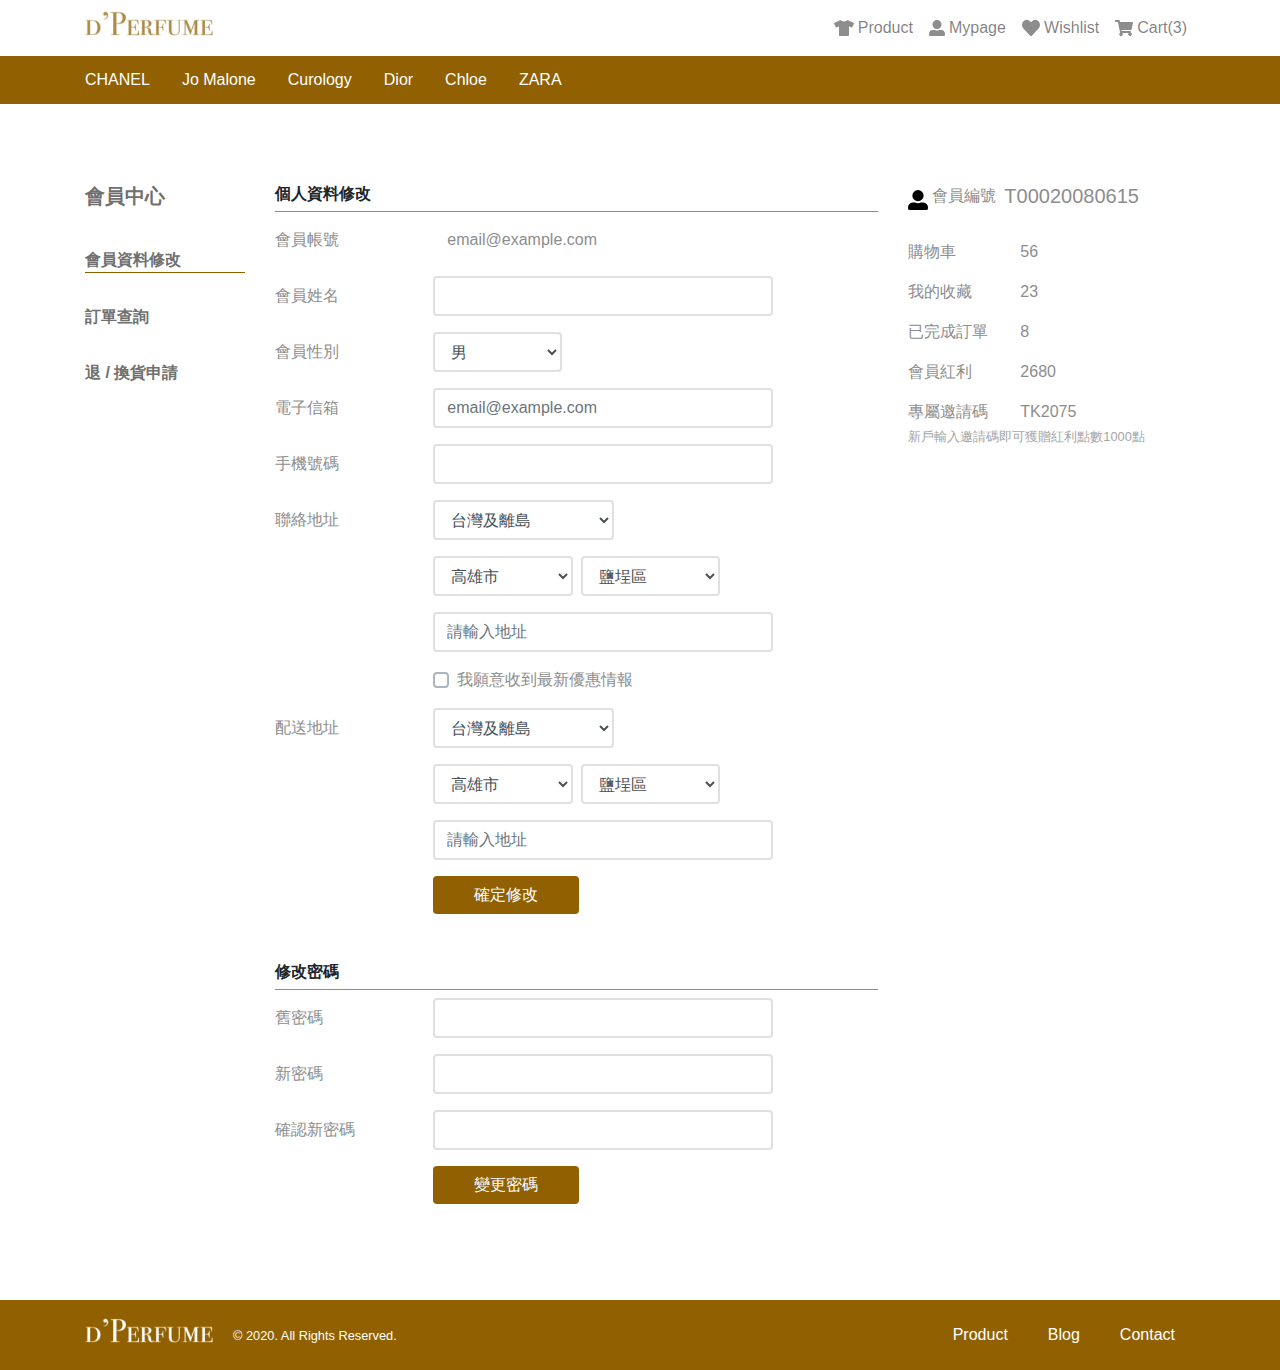
<file: week7/profile.html>
<!DOCTYPE html>
<html lang="en">

<head>
    <meta charset="UTF-8">
    <meta name="viewport" content="width=device-width, initial-scale=1.0">
    <title>d’Perfume</title>
    <meta name='description' content='perfume web' />

    <meta property="og:locale" content="zh_TW" />
    <meta property="og:title" content="d’Perfume" />
    <meta property="og:description" content="perfume web">
    <meta property="og:type" content="website" />
    <meta property="og:url" content="https://yuakatl.github.io/HexSchool-Frontend-Class/week7/index.html" />
    <meta property="og:image" content="https://raw.githubusercontent.com/YuakaTL/HexSchool-Frontend-Class/master/week7/img/index/banner.png" />
    
    <link rel="stylesheet" href="./stylesheets/css/all.css">
</head>

<body>
    <div class="header">
        <div class="container">
            <nav class="navbar navbar-expand-md navbar-light p-0">
                <h1 class="navbar-brand">
                    <a href="index.html" class="logo logoHeader">d’Perfume</a>
                </h1>
                <div class="d-flex align-items-center justify-content-around">
                    <div class="mobileCart d-md-none position-relative mr-3">
                        <a href="#" class="btn border-none"><img src="./img/index/shopping-cart.svg" alt="Cart"
                                class="d-block"></a>
                        <p class="text-white text-center bg-primaryDark">3</p>
                    </div>
                    <button class="navbar-toggler collapsed btn" type="button" data-toggle="collapse" data-target="#navMenu"
                        aria-controls="navMenu" aria-expanded="false" aria-label="Toggle navigation">
                        <span class="navbar-toggler-icon"></span>
                    </button>
                </div>
                <div class="navbar-collapse collapse justify-content-end">
                    <ul class="navbar-nav align-items-center">
                        <li class="nav-item d-none d-md-block">
                            <a class="nav-link d-flex" href="products.html"><img src="./img/index/tshirt.svg" alt="Product"
                                    class="mr-1 d-block">Product</a>
                        </li>
                        <li class="nav-item d-none d-md-block">
                            <a class="nav-link d-flex" href="profile.html"><img src="./img/index/user-alt.svg" alt="Login"
                                    class="mr-1 d-block">Mypage</a>
                        </li>
                        <li class="nav-item d-none d-md-block">
                            <a class="nav-link d-flex" href="#"><img src="./img/index/heart.svg" alt="Wishlist"
                                    class="mr-1 d-block">Wishlist</a>
                        </li>
                        <li class="nav-item d-none d-md-block">
                            <a class="nav-link d-flex" href="#"><img src="./img/index/shopping-cart.svg" alt="Cart"
                                    class="mr-1 d-block">Cart(3)</a>
                        </li>
                    </ul>
                </div>
            </nav>
        </div>
        <div class="navbar-collapse collapse justify-content-end" id="navMenu">
            <ul class="navbar-nav text-center">
                <li class="nav-item py-4 d-md-none bg-navDark border-bottom border-white">
                    <a class="nav-link text-white" href="products.html">Product</a>
                </li>
                <li class="nav-item py-4 d-md-none bg-navDark border-bottom border-white">
                    <a class="nav-link text-white" href="#">Wishlist</a>
                </li>
                <li class="nav-item py-4 d-md-none bg-navDark border-bottom border-white">
                    <a class="nav-link text-white" href="#">Blog</a>
                </li>
                <li class="nav-item py-4 d-md-none bg-navDark border-bottom border-white">
                    <a class="nav-link text-white" href="#">Contact</a>
                </li>
                <li class="nav-item py-4 d-md-none bg-navDark">
                    <a class="nav-link text-white" href="profile.html">Mypage</a>
                </li>
            </ul>
        </div>
        <div class="bg-primaryDark d-none d-md-block">
            <div class="container">
                <ul class="nav list-unstyled">
                    <li class="nav-item"><a href="#" class="nav-link text-white py-3 pl-0">CHANEL</a></li>
                    <li class="nav-item"><a href="#" class="nav-link text-white py-3">Jo Malone</a></li>
                    <li class="nav-item"><a href="#" class="nav-link text-white py-3">Curology</a></li>
                    <li class="nav-item"><a href="#" class="nav-link text-white py-3">Dior</a></li>
                    <li class="nav-item"><a href="#" class="nav-link text-white py-3">Chloe</a></li>
                    <li class="nav-item"><a href="#" class="nav-link text-white py-3">ZARA</a></li>
                </ul>
            </div>
        </div>
    </div>

    <!-- 客製化區塊 Start -->
    <div class="container my-md-40 my-lg-80">
        <div class="row">
            <div class="col-12 col-lg-2">
                <h5 class="d-none d-lg-flex text-navDark font-weight-bold">會員中心</h5>
                <ul class="nav d-flex flex-row flex-lg-column justify-content-between">
                    <li class="nav-item mt-md-0 mt-lg-6">
                        <a class="nav-link text-navDark font-weight-bold px-0 pb-0 border-bottom border-primaryDark" href="#">會員資料修改</a>
                    </li>
                    <li class="nav-item mt-md-0 mt-lg-6">
                        <a class="nav-link text-navDark font-weight-bold px-0 pb-0" href="#">訂單查詢</a>
                    </li>
                    <li class="nav-item mt-md-0 mt-lg-6">
                        <a class="nav-link text-navDark font-weight-bold px-0 pb-0" href="#">退 / 換貨申請</a>
                    </li>
                </ul>
            </div>
        
            <div class="col-12 col-lg-10 mt-40 mt-lg-0">
                <div class="row flex-row-reverse">
                    <div class="col-12 col-lg-4">
                        <div class="d-flex align-items-center">
                            <img class="mr-1" src="./img/profile/user-alt.svg">
                            <h6 class="mr-2 text-dark">會員編號</h6>
                            <span class="h5 text-dark font-weight-normal">T00020080615</span>
                        </div>
                        <ul class="list-unstyled mt-6">
                            <li>
                                <p class="text-dark">購物車&emsp;&emsp;&emsp;&emsp;56</p>
                            </li>
                            <li>
                                <p class="text-dark">我的收藏&emsp;&emsp;&emsp;23</p>
                            </li>
                            <li>
                                <p class="text-dark">已完成訂單&emsp;&emsp;8</p>
                            </li>
                            <li>
                                <p class="text-dark">會員紅利&emsp;&emsp;&emsp;2680</p>
                            </li>
                            <li>
                                <p class="text-dark mb-0">專屬邀請碼&emsp;&emsp;TK2075</p>
                                <small style="color:#A5A5A5;">新戶輸入邀請碼即可獲贈紅利點數1000點</small>
                            </li>
                        </ul>
                    </div>
        
                    <div class="col-12 col-lg-8 mt-40 mt-lg-0">
                        <h6 class="font-weight-bold border-bottom border-dark pb-2">個人資料修改</h6>
                        <form>
                            <div class="form-group row">
                                <label for="account" class="col-5 col-lg-3 col-form-label text-dark">會員帳號</label>
                                <div class="col-7 col-lg-7">
                                    <input type="text" readonly class="form-control bg-white text-dark border-none" id="account" value="email@example.com">
                                </div>
                            </div>
                            <div class="form-group row">
                                <label for="name" class="col-5 col-lg-3 col-form-label text-dark">會員姓名</label>
                                <div class="col-7 col-lg-7">
                                    <input type="name" class="form-control border-light" id="name">
                                </div>
                            </div>
                            <div class="form-group row">
                                <label for="gender" class="col-5 col-lg-3 col-form-label text-dark">會員性別</label>
                                <div class="col-4 col-md-2 col-lg-3">
                                    <select id="gender" class="form-control border-light">
                                        <option selected>男</option>
                                        <option>女</option>
                                    </select>
                                </div>
                            </div>
                            <div class="form-group row">
                                <label for="email" class="col-5 col-lg-3 col-form-label text-dark">電子信箱</label>
                                <div class="col-7 col-lg-7">
                                    <input type="text" class="form-control border-light" id="email" placeholder="email@example.com">
                                </div>
                            </div>
                            <div class="form-group row">
                                <label for="phone" class="col-5 col-lg-3 col-form-label text-dark">手機號碼</label>
                                <div class="col-7 col-lg-7">
                                    <input type="text" class="form-control border-light" id="phone">
                                </div>
                            </div>
                            <div class="form">
                                <div class="form-group row">
                                    <label for="homeAddress" class="col-5 col-lg-3 col-form-label text-dark">聯絡地址</label>
                                    <div class="col-5 col-lg-4">
                                        <select class="form-control border-light">
                                            <option selected>台灣及離島</option>
                                            <option>其他</option>
                                        </select>
                                    </div>
                                </div>
                                <div class="form-group row">
                                    <div class="offset-5 offset-lg-3 col-3 col-lg-3 pr-1">
                                        <select class="form-control border-light">
                                            <option selected>高雄市</option>
                                            <option>台北市</option>
                                        </select>
                                    </div>
                                    <div class="col-3 col-lg-3 pl-1">
                                        <select class="form-control border-light">
                                            <option selected>鹽埕區</option>
                                            <option>大安區</option>
                                        </select>
                                    </div>
                                </div>
                                <div class="form-group row">
                                    <div class="offset-5 offset-lg-3 col-7 col-lg-7">
                                        <input type="text" class="form-control border-light" id="homeAddress" placeholder="請輸入地址">
                                    </div>
                                </div>
                            </div>
                            <div class="form-group row">
                                <div class="offset-5 offset-lg-3 col-7">
                                    <div class="custom-control custom-checkbox">
                                        <input type="checkbox" class="custom-control-input" id="customCheck1">
                                        <label class="custom-control-label text-dark" for="customCheck1">我願意收到最新優惠情報</label>
                                    </div>
                                </div>
                            </div>
                            <div class="form">
                                <div class="form-group row">
                                    <label for="sendAddress" class="col-5 col-lg-3 col-form-label text-dark">配送地址</label>
                                    <div class="col-5 col-lg-4">
                                        <select id="inputState" class="form-control border-light">
                                            <option selected>台灣及離島</option>
                                            <option>其他</option>
                                        </select>
                                    </div>
                                </div>
                                <div class="form-group row">
                                    <div class="offset-5 offset-lg-3 col-3 col-lg-3 pr-1">
                                        <select class="form-control border-light">
                                            <option selected>高雄市</option>
                                            <option>台北市</option>
                                        </select>
                                    </div>
                                    <div class="col-3 col-lg-3 pl-1">
                                        <select class="form-control border-light">
                                            <option selected>鹽埕區</option>
                                            <option>大安區</option>
                                        </select>
                                    </div>
                                </div>
                                <div class="form-group row">
                                    <div class="offset-5 offset-lg-3 col-7 col-lg-7">
                                        <input type="text" class="form-control border-light" id="sendAddress" placeholder="請輸入地址">
                                    </div>
                                </div>
                            </div>
                            <div class="form-group row">
                                <div class="offset-5 offset-lg-3 col-6 col-lg-4">
                                    <button class="btn bg-primaryDark text-white px-40" type="button">確定修改</button>
                                </div>
                            </div>
                        </form>
        
                        <h6 class="font-weight-bold border-bottom border-dark pb-2 mt-8">修改密碼</h6>
                        <form>
                            <div class="form-group row">
                                <label for="oldPassword" class="col-5 col-lg-3 col-form-label text-dark">舊密碼</label>
                                <div class="col-7 col-lg-7">
                                    <input type="password" class="form-control border-light" id="oldPassword">
                                </div>
                            </div>
                            <div class="form-group row">
                                <label for="newPassword" class="col-5 col-lg-3 col-form-label text-dark">新密碼</label>
                                <div class="col-7 col-lg-7">
                                    <input type="password" class="form-control border-light" id="newPassword">
                                </div>
                            </div>
                            <div class="form-group row">
                                <label for="confirmPassword" class="col-5 col-lg-3 col-form-label text-dark">確認新密碼</label>
                                <div class="col-7 col-lg-7">
                                    <input type="password" class="form-control border-light" id="confirmPassword">
                                </div>
                            </div>
                            <div class="form-group row">
                                <div class="offset-5 offset-lg-3 col-6 col-lg-4">
                                    <button class="btn bg-primaryDark text-white px-40" type="button">變更密碼</button>
                                </div>
                            </div>
                        </form>
                    </div>
                </div>
            </div>
        </div>
    </div>
    <!-- 客製化區塊 End -->

    <div class="footer bg-primaryDark">
        <div class="container py-3 d-flex flex-column flex-sm-row align-items-start align-items-sm-center justify-content-sm-between">
            <div class="d-flex align-items-center justify-content-between">
                <h1>
                    <a href="index.html" class="logo logoFooter">d’Perfume</a>
                </h1>
                <small class="text-white ml-5 d-none d-md-block">© 2020. All Rights Reserved.</small>
            </div>
            <small class="text-white d-block d-md-none">© 2020. All Rights Reserved.</small>
            <ul class="list-unstyled d-none d-md-flex mb-0">
                <li><a href="products.html" class="text-white p-5">Product</a></li>
                <li><a href="#" class="text-white p-5">Blog</a></li>
                <li><a href="#" class="text-white p-5">Contact</a></li>
            </ul>
        </div>
    </div>
    <script src="./js/jquery-3.5.1.min.js"></script>
    <script src="./js/popper-1.16.1.min.js"></script>
    <script src="./js/bootstrap-4.5.2.js"></script>
</body>

</html>
</file>
<file: HTML course final/stylesheet/all.css>
/* http://meyerweb.com/eric/tools/css/reset/ 
   v2.0 | 20110126
   License: none (public domain)
*/
html, body, div, span, applet, object, iframe,
h1, h2, h3, h4, h5, h6, p, blockquote, pre,
a, abbr, acronym, address, big, cite, code,
del, dfn, em, img, ins, kbd, q, s, samp,
small, strike, strong, sub, sup, tt, var,
b, u, i, center,
dl, dt, dd, ol, ul, li,
fieldset, form, label, legend,
table, caption, tbody, tfoot, thead, tr, th, td,
article, aside, canvas, details, embed,
figure, figcaption, footer, header, hgroup,
menu, nav, output, ruby, section, summary,
time, mark, audio, video {
  margin: 0;
  padding: 0;
  border: 0;
  font-size: 100%;
  font: inherit;
  vertical-align: baseline;
}

/* HTML5 display-role reset for older browsers */
article, aside, details, figcaption, figure,
footer, header, hgroup, menu, nav, section {
  display: block;
}

body {
  line-height: 1;
}

ol, ul {
  list-style: none;
}

blockquote, q {
  quotes: none;
}

blockquote:before, blockquote:after,
q:before, q:after {
  content: "";
  content: none;
}

table {
  border-collapse: collapse;
  border-spacing: 0;
}

body {
  font-family: -apple-system, BlinkMacSystemFont, "Segoe UI", "Microft JhengHei", Roboto, "Helvetica Neue", Arial, sans-serif;
  line-height: 1.5;
}

h1,
h2,
h3,
h4,
h5,
h6 {
  line-height: 1.2;
}

img {
  display: block;
  max-width: 100%;
  height: auto;
}

a {
  text-decoration: none;
}

.container {
  max-width: 1200px;
  margin: 0 auto;
}

.goTop {
  position: fixed;
  bottom: 2%;
  right: 2%;
  color: rgba(0, 204, 153, 0.5);
}

.socialMedia {
  background-color: #eee;
}
.socialMedia ul {
  display: flex;
  justify-content: flex-end;
}
.socialMedia ul li {
  display: flex;
}
.socialMedia ul li:first-child:after {
  content: "|";
  color: gray;
  padding: 5px 0px;
  margin: 3px;
}
.socialMedia a {
  display: flex;
  align-items: center;
  padding: 5px;
  margin: 5px 0px;
}
.socialMedia a img {
  margin-right: 5px;
}
.socialMedia a:hover {
  font-weight: bold;
}
.socialMedia .fb {
  color: #4460A0;
}
.socialMedia .twitter {
  color: #00AAEC;
}

.header {
  display: flex;
  justify-content: space-between;
  align-items: center;
}
.headerLogo {
  background-image: url(../img/logo.png);
  display: block;
  width: 224px;
  height: 50px;
  text-indent: 101%;
  white-space: nowrap;
  overflow: hidden;
}
.header .nav {
  display: flex;
}
.header .nav a {
  display: block;
  padding: 10px;
  font-size: 18px;
  font-weight: bold;
  color: #00CC99;
  position: relative;
}
.header .nav a:after {
  content: "";
  position: absolute;
  bottom: -1px;
  left: 0;
  width: 0%;
  border-bottom: 5px solid transparent;
  transition: 0.5s;
}
.header .nav a:hover:after {
  width: 100%;
  border-bottom: solid 5px #00CC99;
}

.footer {
  display: flex;
  justify-content: space-between;
  padding: 15px 10px;
}
.footer li a {
  color: #E12F81;
  position: relative;
}
.footer li a:after {
  content: "";
  position: absolute;
  bottom: -1px;
  left: 0;
  width: 0%;
  border-bottom: 3px solid transparent;
  transition: 0.5s;
}
.footer li a:hover:after {
  width: 100%;
  border-bottom: solid 3px #E12F81;
}

.banner {
  background-image: url(../img/banner.png);
  background-size: cover;
  height: 346px;
  display: flex;
  align-items: center;
}
.banner h2 {
  width: 100%;
  background: rgba(0, 0, 0, 0.5);
  color: white;
  font-size: 32px;
  font-weight: bold;
  padding: 30px 20px;
}

.course {
  display: flex;
  justify-content: space-around;
  flex-wrap: wrap;
  margin-top: 50px;
}
.courseItem {
  width: 300px;
  padding: 15px;
  margin-top: 10px;
  box-shadow: 0px 2px 2px 2px rgba(0, 0, 0, 0.2);
}
.courseItem h3 {
  margin-top: 10px;
  font-size: 24px;
  font-weight: bold;
  text-align: center;
}
.courseItem p {
  margin-top: 5px;
}
.courseItem ol {
  margin-left: 30px;
  list-style-type: disc;
}
.courseImg {
  width: 150px;
  height: 150px;
  object-fit: contain;
  margin: 0 auto;
}

.compare {
  display: flex;
  flex-direction: column;
  align-items: center;
  margin-top: 60px;
}
.compare h2 {
  text-align: center;
  font-size: 32px;
  font-weight: bold;
}
.compare .highlight {
  color: #2AB18E;
  font-weight: bold;
}
.compare table {
  width: 80%;
  margin-top: 15px;
}
.compare table tr {
  border-top: solid 1px #DDDDDD;
  border-bottom: solid 1px #DDDDDD;
}
.compare table tr:hover {
  background-color: mintcream;
}
.compare table th {
  background-color: #F7F7F7;
  text-align-last: left;
  font-weight: bold;
  padding: 10px 20px;
}
.compare table td {
  padding: 10px 20px;
}

.bgGreen {
  margin-top: 60px;
  padding: 30px;
  background: linear-gradient(#00664D, #009671);
  color: white;
  font-weight: bold;
}
.bgGreen h2 {
  font-size: 32px;
  text-align: center;
}
.bgGreen .contact {
  margin-top: 20px;
  display: flex;
  justify-content: space-around;
}
.bgGreen .contactMessage {
  resize: none;
  border: none;
  border-radius: 5px;
  width: 45%;
}
.bgGreen .contactInfo {
  width: 45%;
  display: flex;
  flex-direction: column;
}
.bgGreen .contactInfo label {
  margin-bottom: 5px;
}
.bgGreen .contactInfo input {
  margin-bottom: 10px;
  padding: 10px;
  border-radius: 5px;
  border: none;
}
.bgGreen .btn {
  width: 80px;
  margin-top: 10px;
  padding: 10px;
  border: none;
  border-radius: 5px;
  background-color: #00CC99;
  color: white;
  cursor: pointer;
  align-self: flex-end;
}
.bgGreen .btn:hover {
  opacity: 0.9;
}
</file>
<file: jQuery course final/stylesheet/all.css>
/* http://meyerweb.com/eric/tools/css/reset/ 
   v2.0 | 20110126
   License: none (public domain)
*/
html, body, div, span, applet, object, iframe,
h1, h2, h3, h4, h5, h6, p, blockquote, pre,
a, abbr, acronym, address, big, cite, code,
del, dfn, em, img, ins, kbd, q, s, samp,
small, strike, strong, sub, sup, tt, var,
b, u, i, center,
dl, dt, dd, ol, ul, li,
fieldset, form, label, legend,
table, caption, tbody, tfoot, thead, tr, th, td,
article, aside, canvas, details, embed,
figure, figcaption, footer, header, hgroup,
menu, nav, output, ruby, section, summary,
time, mark, audio, video {
  margin: 0;
  padding: 0;
  border: 0;
  font-size: 100%;
  font: inherit;
  vertical-align: baseline;
}

/* HTML5 display-role reset for older browsers */
article, aside, details, figcaption, figure,
footer, header, hgroup, menu, nav, section {
  display: block;
}

body {
  line-height: 1;
}

ol, ul {
  list-style: none;
}

blockquote, q {
  quotes: none;
}

blockquote:before, blockquote:after,
q:before, q:after {
  content: "";
  content: none;
}

table {
  border-collapse: collapse;
  border-spacing: 0;
}

body {
  font-family: -apple-system, BlinkMacSystemFont, "Segoe UI", "Microft JhengHei", Roboto, "Helvetica Neue", Arial, sans-serif;
  line-height: 1.5;
}

h1,
h2,
h3,
h4,
h5,
h6 {
  line-height: 1.2;
}

img {
  display: block;
  max-width: 100%;
  height: auto;
}

a {
  text-decoration: none;
}

.container {
  max-width: 1200px;
  margin: 0 auto;
}

.d-flex {
  display: flex;
}

.goTop {
  position: fixed;
  bottom: 2%;
  right: 2%;
  color: rgba(0, 204, 153, 0.5);
}

.socialMedia {
  background-color: #eee;
}
.socialMedia ul {
  justify-content: flex-end;
}
.socialMedia ul li {
  display: flex;
}
.socialMedia ul li:first-child:after {
  content: "|";
  color: gray;
  padding: 5px 0px;
  margin: 3px;
}
.socialMedia a {
  display: flex;
  align-items: center;
  padding: 5px;
  margin: 5px 0px;
}
.socialMedia a img {
  margin-right: 5px;
}
.socialMedia a:hover {
  font-weight: bold;
}
.socialMedia .fb {
  color: #4460A0;
}
.socialMedia .twitter {
  color: #00AAEC;
}

.header {
  justify-content: space-between;
  align-items: center;
}
.headerLogo {
  background-image: url(../img/logo.png);
  display: block;
  width: 224px;
  height: 50px;
  text-indent: 101%;
  overflow: hidden;
  white-space: nowrap;
}
.header .menu li {
  position: relative;
}
.header .menu .dropdownList {
  position: absolute;
  display: none;
  width: 100%;
  z-index: 2;
  background-color: rgba(255, 255, 255, 0.9);
}
.header .menu a {
  display: block;
  padding: 10px;
  font-size: 18px;
  font-weight: bold;
  color: #00CC99;
  position: relative;
}
.header .menu a:after {
  content: "";
  position: absolute;
  bottom: -1px;
  left: 0;
  width: 0%;
  border-bottom: 5px solid transparent;
  transition: 0.5s;
}
.header .menu a:hover:after {
  width: 100%;
  border-bottom: solid 5px #00CC99;
}

.footer {
  justify-content: space-between;
  padding: 15px 10px;
}
.footer li a {
  color: #E12F81;
  position: relative;
}
.footer li a:after {
  content: "";
  position: absolute;
  bottom: -1px;
  left: 0;
  width: 0%;
  border-bottom: 3px solid transparent;
  transition: 0.5s;
}
.footer li a:hover:after {
  width: 100%;
  border-bottom: solid 3px #E12F81;
}

.banner {
  position: relative;
}
.banner img {
  width: 100%;
}
.banner h2 {
  box-sizing: border-box;
  position: absolute;
  top: 50%;
  transform: translateY(-50%);
  z-index: 2;
  width: 100%;
  background: rgba(0, 0, 0, 0.5);
  color: white;
  font-size: 32px;
  font-weight: bold;
  padding: 30px 50px;
}
.banner:hover .swiper-button-prev::after, .banner:hover .swiper-button-next::after {
  opacity: 1;
}
.banner .swiper-button-prev::after, .banner .swiper-button-next::after {
  opacity: 0;
  transition: 0.5s;
}

.course {
  justify-content: space-around;
  flex-wrap: wrap;
  margin-top: 50px;
}
.courseItem {
  width: 300px;
  padding: 15px;
  margin-top: 10px;
  box-shadow: 0px 2px 2px 2px rgba(0, 0, 0, 0.2);
}
.courseItem:hover {
  position: relative;
  transform: scale(1.02);
  transition: 0.5s;
}
.courseItem h3 {
  margin-top: 10px;
  font-size: 24px;
  font-weight: bold;
  text-align: center;
}
.courseItem p {
  margin-top: 5px;
}
.courseItem ol {
  margin-left: 30px;
  list-style-type: disc;
}
.courseImg {
  width: 150px;
  height: 150px;
  object-fit: contain;
  margin: 0 auto;
}

.compare {
  flex-direction: column;
  align-items: center;
  margin-top: 60px;
}
.compare h2 {
  text-align: center;
  font-size: 32px;
  font-weight: bold;
}
.compare .highlight {
  color: #2AB18E;
  font-weight: bold;
}
.compare table {
  width: 80%;
  margin-top: 15px;
}
.compare table tr {
  border-top: solid 1px #DDDDDD;
  border-bottom: solid 1px #DDDDDD;
}
.compare table tr:hover {
  background-color: mintcream;
}
.compare table th {
  background-color: #F7F7F7;
  text-align-last: left;
  font-weight: bold;
  padding: 10px 20px;
}
.compare table td {
  padding: 10px 20px;
}

.bgGreen {
  margin-top: 60px;
  padding: 30px;
  background: linear-gradient(#00664D, #009671);
  color: white;
  font-weight: bold;
}
.bgGreen h2 {
  font-size: 32px;
  text-align: center;
}
.bgGreen .contact {
  margin-top: 20px;
  justify-content: space-around;
}
.bgGreen .contactMessage {
  resize: none;
  border: none;
  border-radius: 5px;
  width: 45%;
}
.bgGreen .contactInfo {
  width: 45%;
  flex-direction: column;
}
.bgGreen .contactInfo label {
  margin-bottom: 5px;
}
.bgGreen .contactInfo input {
  margin-bottom: 10px;
  padding: 10px;
  border-radius: 5px;
  border: none;
}
.bgGreen .btn {
  width: 80px;
  margin-top: 10px;
  padding: 10px;
  border: none;
  border-radius: 5px;
  background-color: #00CC99;
  color: white;
  cursor: pointer;
  align-self: flex-end;
}
.bgGreen .btn:hover {
  opacity: 0.9;
}
</file>
<file: Personal website practice/public/all.css>
/* http://meyerweb.com/eric/tools/css/reset/ 
   v2.0 | 20110126
   License: none (public domain)
*/
html, body, div, span, applet, object, iframe,
h1, h2, h3, h4, h5, h6, p, blockquote, pre,
a, abbr, acronym, address, big, cite, code,
del, dfn, em, img, ins, kbd, q, s, samp,
small, strike, strong, sub, sup, tt, var,
b, u, i, center,
dl, dt, dd, ol, ul, li,
fieldset, form, label, legend,
table, caption, tbody, tfoot, thead, tr, th, td,
article, aside, canvas, details, embed,
figure, figcaption, footer, header, hgroup,
menu, nav, output, ruby, section, summary,
time, mark, audio, video {
  margin: 0;
  padding: 0;
  border: 0;
  font-size: 100%;
  font: inherit;
  vertical-align: baseline;
}

/* HTML5 display-role reset for older browsers */
article, aside, details, figcaption, figure,
footer, header, hgroup, menu, nav, section {
  display: block;
}

body {
  line-height: 1;
}

ol, ul {
  list-style: none;
}

blockquote, q {
  quotes: none;
}

blockquote:before, blockquote:after,
q:before, q:after {
  content: "";
  content: none;
}

table {
  border-collapse: collapse;
  border-spacing: 0;
}

body {
  font-family: -apple-system, BlinkMacSystemFont, "Segoe UI", "Microft JhengHei", Roboto, "Helvetica Neue", Arial, sans-serif;
  line-height: 1.5;
}

h1, h2, h3, h4, h5, h6 {
  line-height: 1.2;
}

img {
  display: block;
  max-width: 100%;
  height: auto;
}

a {
  text-decoration: none;
}

.title {
  font-size: 75px;
  font-style: italic;
  font-weight: bold;
  margin-top: 64px;
}

.subTitle {
  font-size: 24px;
  font-style: italic;
  margin-top: 16px;
}

.header {
  position: relative;
}
.header .info {
  position: absolute;
  top: 50%;
  left: 50%;
  transform: translate(-50%, -50%);
}
.header .info h1, .header .info p {
  font-style: italic;
  color: white;
  font-weight: bold;
}
.header .info h1 {
  font-size: 80px;
}
.header .info p {
  font-size: 24px;
}
.header .info .subTitle {
  margin-top: 32px;
}
.header .info ul {
  margin-top: 48px;
  display: flex;
  justify-content: space-between;
}

.about {
  text-align: center;
  font-weight: bold;
  font-style: italic;
}
.about img {
  margin: 0 auto;
  margin-top: 40px;
}
.about ul {
  margin-top: 24px;
}
.about ul li {
  margin-top: 8px;
  font-size: 24px;
}
.about hr {
  width: 385px;
  margin-top: 24px;
}
.about .experience {
  margin-top: 32px;
}
.about .experience li::before {
  content: "";
  width: 22px;
  height: 22px;
  background-color: #891818;
  border-radius: 100%;
  display: inline-block;
  position: absolute;
  top: 50%;
  transform: translate(-150%, -50%);
}
.about .experience li {
  margin-top: 32px;
  position: relative;
}

.container {
  width: 1200px;
  margin: 0 auto;
}

.brand {
  background-color: black;
  color: white;
  text-align: center;
}
.brand .title {
  padding-top: 64px;
}
.brand .content {
  margin-top: 32px;
  font-size: 20px;
}
.brand ul {
  margin-top: 68px;
  padding-bottom: 160px;
  display: flex;
  flex-wrap: wrap;
}
.brand ul li {
  width: 50%;
}
.brand ul li:nth-child(1) {
  width: 100%;
  display: flex;
  justify-content: center;
  margin-bottom: 40px;
}

.otherWork {
  text-align: center;
}
.otherWork .content {
  margin-top: 24px;
  font-size: 20px;
}
.otherWork ul {
  margin-top: 56px;
  display: flex;
  flex-wrap: wrap;
  justify-content: space-between;
}
.otherWork ul li {
  width: 33%;
  margin-bottom: 56px;
}
.otherWork ul li p {
  font-size: 20px;
  margin-top: 16px;
}
.otherWork ul li:nth-child(4),
.otherWork ul li:nth-child(5) {
  width: 50%;
}

.contact {
  background-color: black;
  color: white;
  text-align: center;
}
.contact .title {
  padding-top: 64px;
}
.contact .subTitle {
  padding-bottom: 80px;
}
.contact .subTitle a {
  color: white;
}
</file>
<file: Resume practice/public/all.css>
/* http://meyerweb.com/eric/tools/css/reset/ 
   v2.0 | 20110126
   License: none (public domain)
*/
html, body, div, span, applet, object, iframe,
h1, h2, h3, h4, h5, h6, p, blockquote, pre,
a, abbr, acronym, address, big, cite, code,
del, dfn, em, img, ins, kbd, q, s, samp,
small, strike, strong, sub, sup, tt, var,
b, u, i, center,
dl, dt, dd, ol, ul, li,
fieldset, form, label, legend,
table, caption, tbody, tfoot, thead, tr, th, td,
article, aside, canvas, details, embed,
figure, figcaption, footer, header, hgroup,
menu, nav, output, ruby, section, summary,
time, mark, audio, video {
  margin: 0;
  padding: 0;
  border: 0;
  font-size: 100%;
  font: inherit;
  vertical-align: baseline;
}

/* HTML5 display-role reset for older browsers */
article, aside, details, figcaption, figure,
footer, header, hgroup, menu, nav, section {
  display: block;
}

body {
  line-height: 1;
}

ol, ul {
  list-style: none;
}

blockquote, q {
  quotes: none;
}

blockquote:before, blockquote:after,
q:before, q:after {
  content: "";
  content: none;
}

table {
  border-collapse: collapse;
  border-spacing: 0;
}

body {
  font-family: -apple-system, BlinkMacSystemFont, "Segoe UI", "Microft JhengHei", Roboto, "Helvetica Neue", Arial, sans-serif;
  line-height: 1.5;
}

h1, h2, h3, h4, h5, h6 {
  line-height: 1.2;
}

img {
  display: block;
  max-width: 100%;
  height: auto;
}

a {
  text-decoration: none;
}

section {
  margin-bottom: 72px;
}

.container {
  width: 1200px;
  margin: 0 auto;
}

.name {
  font-size: 80px;
  padding-bottom: 16px;
  border-bottom: solid 2px black;
}

.photo {
  width: 324px;
  margin: 48px 0px;
}

.title {
  font-size: 32px;
  font-weight: bold;
  padding-bottom: 8px;
  margin-bottom: 16px;
  border-bottom: solid 1px black;
  display: flex;
  align-items: center;
}
.title .subTitle {
  font-size: 24px;
  color: #A00404;
  margin-left: 16px;
}

#profile p, #profile li,
#education p,
#education li {
  font-size: 24px;
  margin-bottom: 24px;
}

#skills, #contact {
  background-color: #415165;
  color: white;
  text-align: center;
}
#skills a, #contact a {
  color: white;
}
#skills .title, #contact .title {
  width: 1200px;
  margin: 0 auto;
  justify-content: center;
  border-bottom: solid 1px white;
  padding-top: 24px;
  margin-bottom: 32px;
}
#skills .title .subTitle, #contact .title .subTitle {
  color: white;
}

#skills {
  padding-bottom: 36px;
}
#skills .title {
  width: 996px;
  margin-bottom: 40px;
}
#skills ul {
  display: inline-block;
  text-align-last: left;
  padding-left: 24px;
  border-left: 1px solid white;
}
#skills ul li {
  font-size: 24px;
  margin-bottom: 20px;
}
#skills ul li:nth-last-child(1) {
  margin-bottom: 0;
}

#experience ul {
  margin-left: 24px;
  padding-left: 24px;
  border-left: 1px solid black;
}
#experience ul li {
  font-size: 24px;
  margin-bottom: 24px;
}
#experience p {
  font-size: 20px;
}

#contact {
  margin-bottom: 0px;
  padding-bottom: 36px;
}
#contact li {
  font-size: 24px;
  margin-bottom: 16px;
}
#contact .socialIcon {
  display: flex;
  justify-content: center;
}
#contact .socialIcon li {
  margin: 0 12px;
}
</file>
